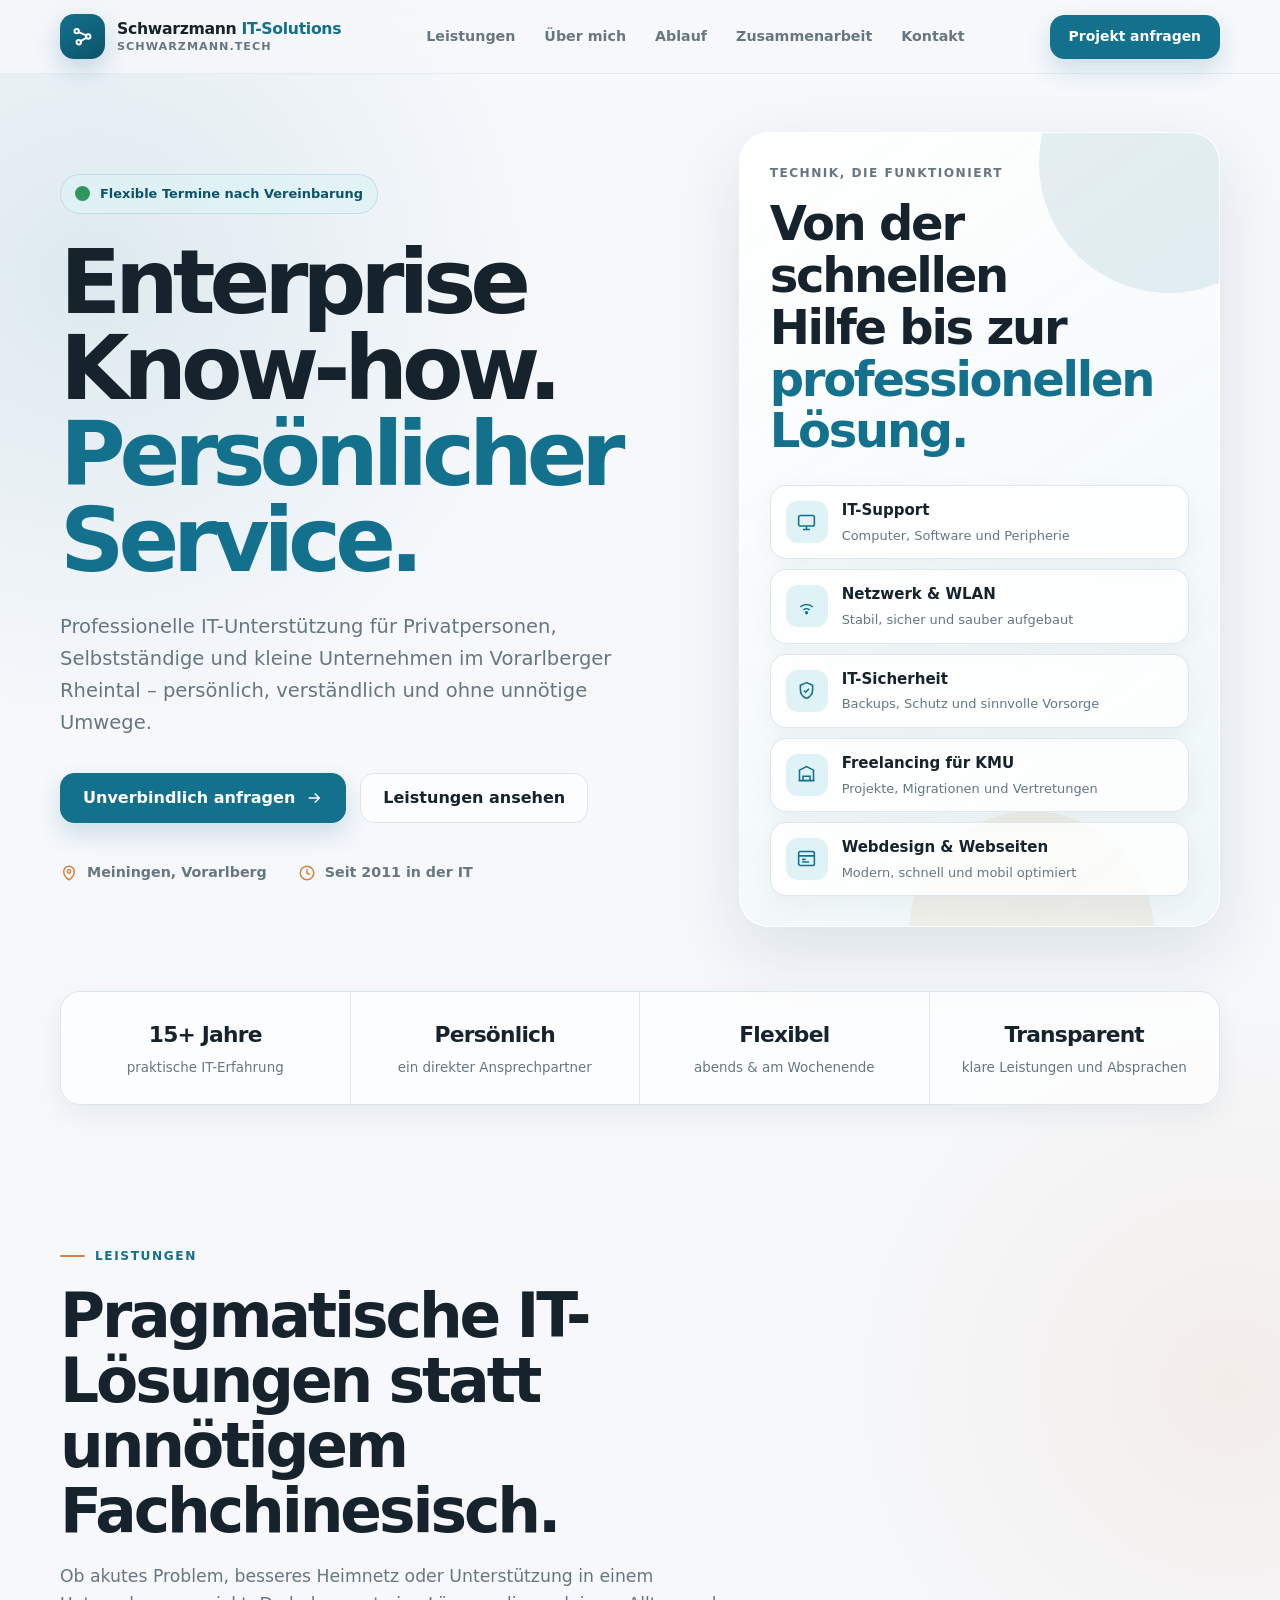
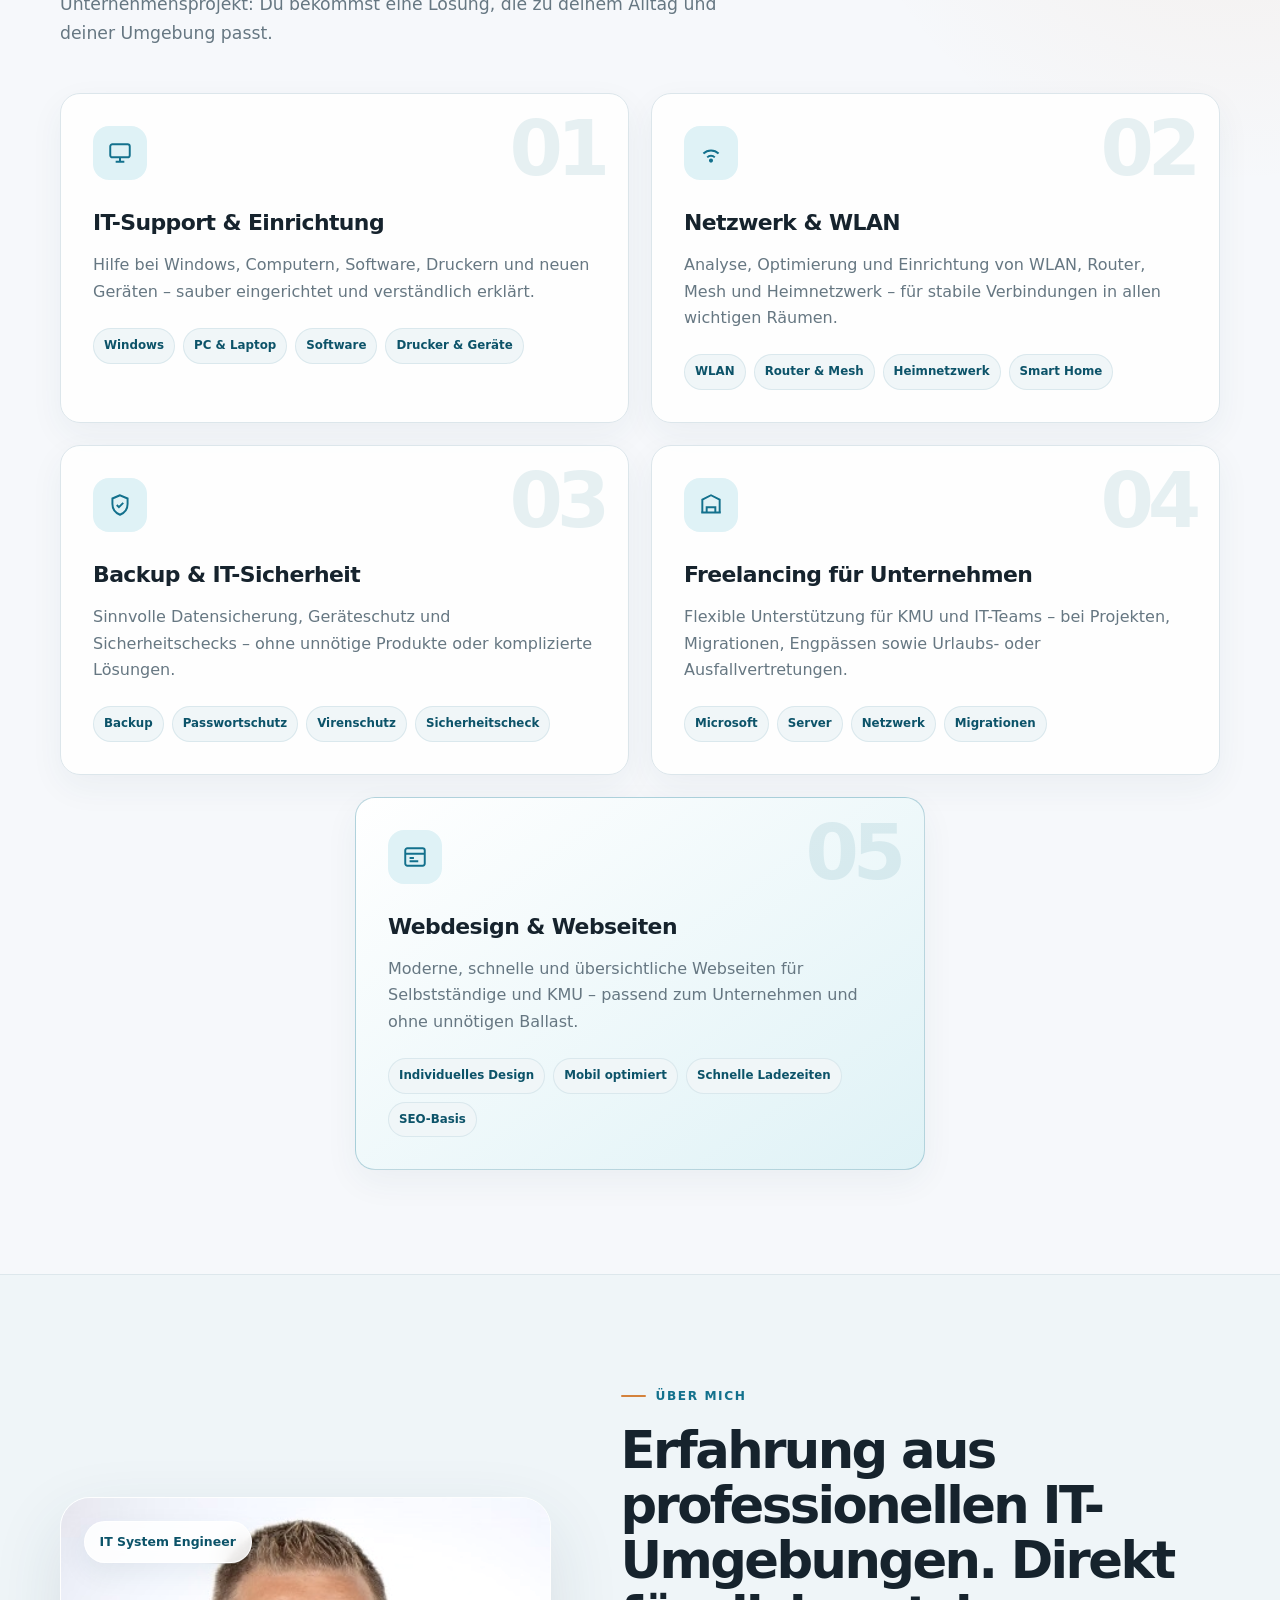
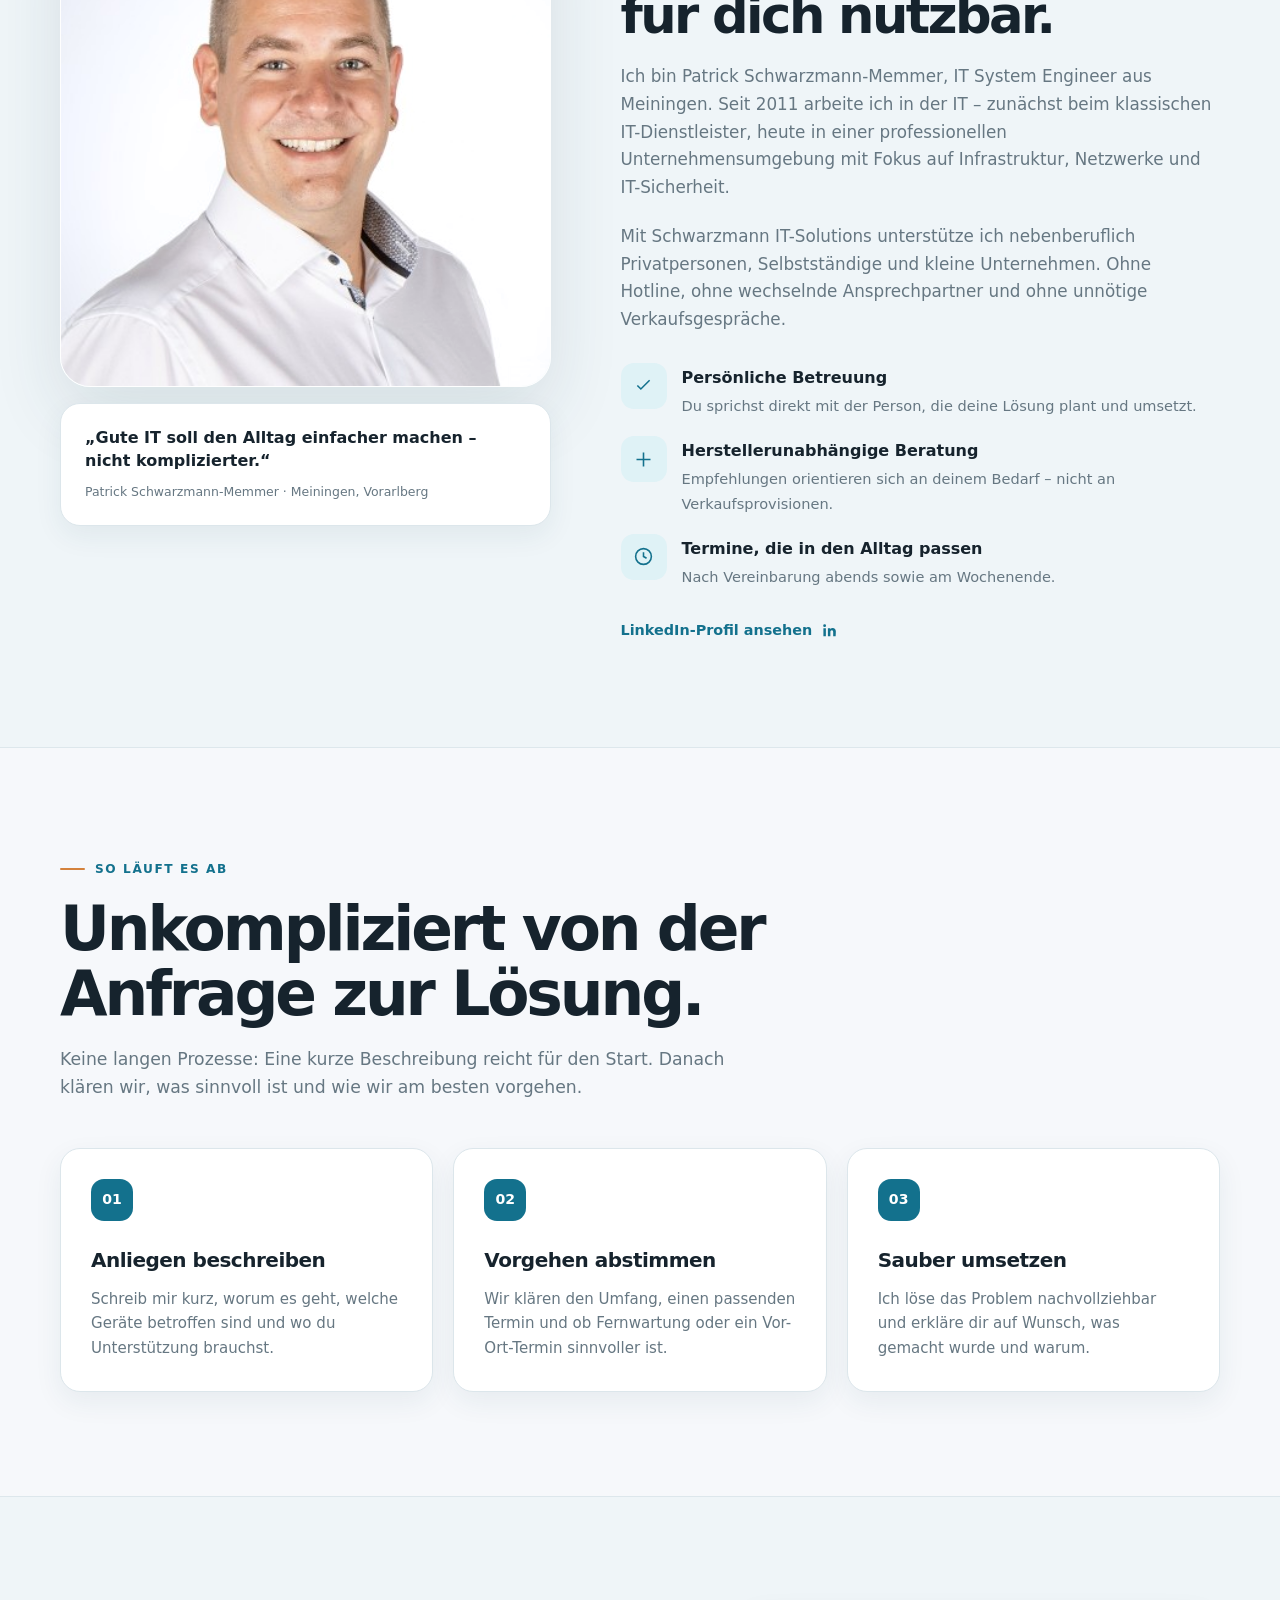
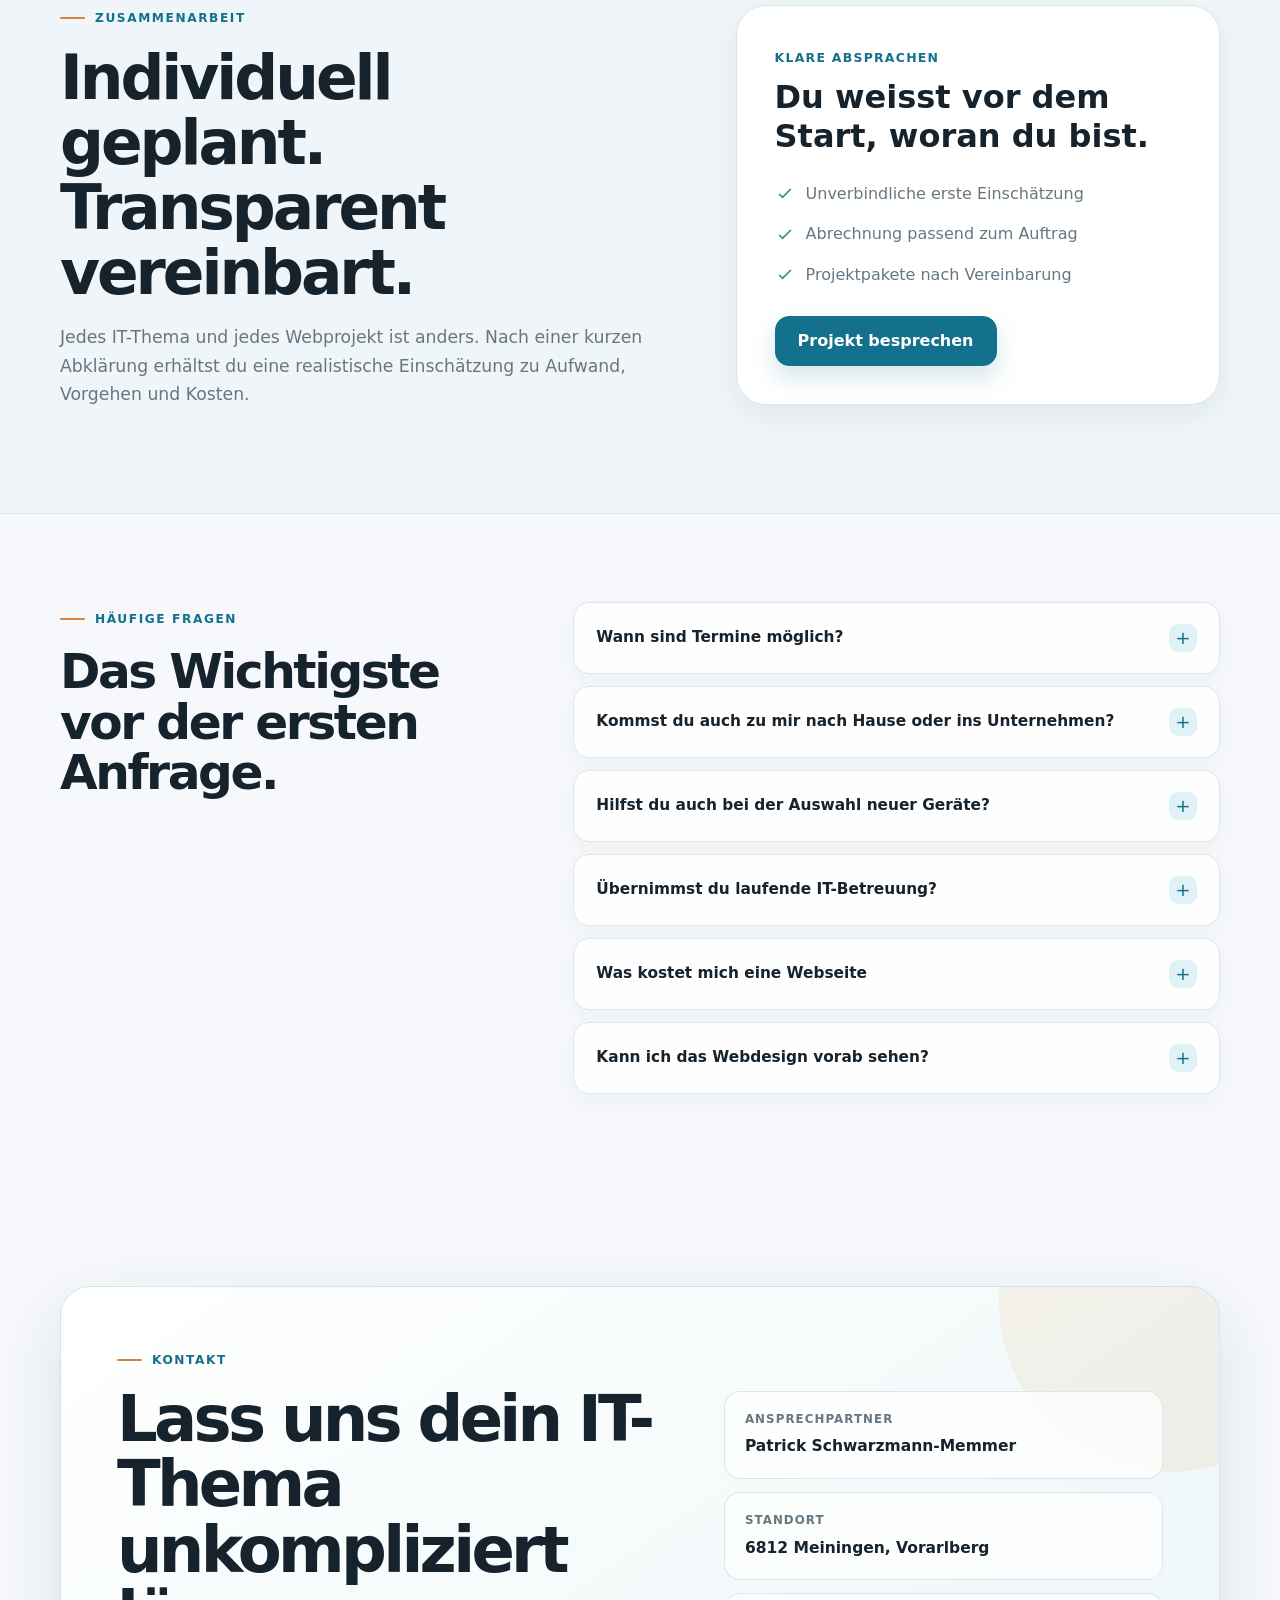
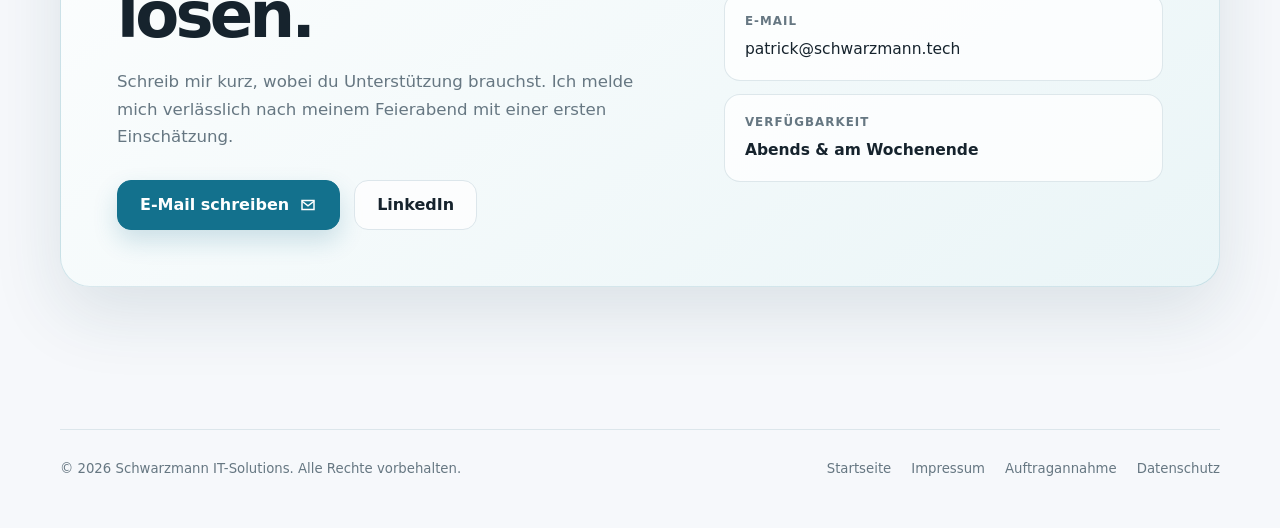
<file: index.html>
<!DOCTYPE html><html lang="de"> <head><meta charset="utf-8"><meta name="viewport" content="width=device-width, initial-scale=1"><title>Schwarzmann IT-Solutions | IT-Support &amp; Webdesign in Vorarlberg</title><meta name="description" content="Persönlicher IT-Support, Netzwerk, IT-Sicherheit und modernes Webdesign für Privatpersonen, Selbstständige und KMU im Vorarlberger Rheintal."><meta name="author" content="Patrick Schwarzmann-Memmer"><meta name="robots" content="index,follow"><meta name="theme-color" content="#f6f8fb"><link rel="canonical" href="https://schwarzmann.tech/"><link rel="icon" href="/favicon.png" sizes="any"><link rel="icon" type="image/png" sizes="32x32" href="/favicon.png"><link rel="apple-touch-icon" href="/Logo_Icon.png"><meta property="og:type" content="website"><meta property="og:locale" content="de_AT"><meta property="og:title" content="Schwarzmann IT-Solutions | IT-Support &#38; Webdesign in Vorarlberg"><meta property="og:description" content="Persönlicher IT-Support, Netzwerk, IT-Sicherheit und modernes Webdesign für Privatpersonen, Selbstständige und KMU im Vorarlberger Rheintal."><meta property="og:url" content="https://schwarzmann.tech/"><script type="application/ld+json">{"@context":"https://schema.org","@type":"ProfessionalService","name":"Schwarzmann IT-Solutions","legalName":"Patrick Schwarzmann-Memmer","url":"https://schwarzmann.tech","email":"patrick@schwarzmann.tech","description":"Persönlicher IT-Support, Webdesign, Beratung und Freelancing für Privatpersonen und Unternehmen.","founder":{"@type":"Person","name":"Patrick Schwarzmann-Memmer","jobTitle":"IT System Engineer"},"address":{"@type":"PostalAddress","streetAddress":"Scheidgasse 12b","postalCode":"6812","addressLocality":"Meiningen","addressRegion":"Vorarlberg","addressCountry":"AT"},"identifier":{"@type":"PropertyValue","propertyID":"GISA","value":"37375003"},"sameAs":["https://www.linkedin.com/in/patrick-schwarzmann-memmer-a4ba1a178"],"areaServed":["Meiningen","Feldkirch","Vorarlberger Rheintal"]}</script><link rel="stylesheet" href="/_astro/index.BoMJyN4E.css"></head> <body>   <header class="site-header"> <div class="container nav"> <a class="brand" href="#top" aria-label="Schwarzmann IT-Solutions – Startseite"> <span class="brand-mark" aria-hidden="true"> <svg viewBox="0 0 24 24" fill="none" stroke="currentColor" stroke-width="1.9" stroke-linecap="round" stroke-linejoin="round"> <circle cx="6.4" cy="6.8" r="2.1"></circle> <circle cx="17.5" cy="12" r="2.1"></circle> <circle cx="8.4" cy="17.5" r="2.1"></circle> <path d="M8.3 7.8 15.6 11"></path> <path d="M10.2 16.4 15.7 13.2"></path> </svg> </span> <span class="brand-copy"> <strong>Schwarzmann <span class="brand-accent">IT-Solutions</span></strong> <span class="brand-domain">schwarzmann.tech</span> </span> </a> <nav aria-label="Hauptnavigation"> <button class="menu-button" type="button" aria-label="Navigation öffnen" aria-expanded="false"> <svg viewBox="0 0 24 24" fill="none" stroke="currentColor" stroke-width="2" stroke-linecap="round"> <path d="M4 7h16M4 12h16M4 17h16"></path> </svg> </button> <ul class="nav-links"> <li><a href="#leistungen">Leistungen</a></li> <li><a href="#ueber-mich">Über mich</a></li> <li><a href="#ablauf">Ablauf</a></li> <li><a href="#zusammenarbeit">Zusammenarbeit</a></li> <li><a href="#kontakt">Kontakt</a></li> </ul> </nav> <a class="nav-cta" href="#kontakt">Projekt anfragen</a> </div> </header> <main id="top"><section class="hero"> <div class="container hero-grid"> <div class="reveal"> <div class="availability"> <span class="availability-dot"></span>
Flexible Termine nach Vereinbarung
</div> <h1>
Enterprise Know-how.<br> <span>Persönlicher Service.</span> </h1> <p class="hero-copy">
Professionelle IT-Unterstützung für Privatpersonen, Selbstständige und kleine Unternehmen
            im Vorarlberger Rheintal – persönlich, verständlich und ohne unnötige Umwege.
</p> <div class="hero-actions"> <a class="button js-mail-link" href="#kontakt">
Unverbindlich anfragen
<svg viewBox="0 0 24 24" fill="none" stroke="currentColor" stroke-width="2"> <path d="M5 12h14M13 6l6 6-6 6"></path> </svg> </a> <a class="button button-secondary" href="#leistungen">Leistungen ansehen</a> </div> <div class="hero-meta"> <span> <svg viewBox="0 0 24 24" fill="none" stroke="currentColor" stroke-width="2"> <path d="M12 21s7-4.2 7-11a7 7 0 1 0-14 0c0 6.8 7 11 7 11Z"></path> <circle cx="12" cy="10" r="2.2"></circle> </svg>
Meiningen, Vorarlberg
</span> <span> <svg viewBox="0 0 24 24" fill="none" stroke="currentColor" stroke-width="2"> <circle cx="12" cy="12" r="9"></circle> <path d="M12 7v5l3.5 2"></path> </svg>
Seit 2011 in der IT
</span> </div> </div> <aside class="hero-card reveal" aria-label="Leistungsschwerpunkte"> <div class="card-kicker">Technik, die funktioniert</div> <h2>Von der schnellen Hilfe bis zur <span>professionellen Lösung.</span></h2> <div class="solution-list"> <div class="solution-item"> <span class="solution-icon"> <svg viewBox="0 0 24 24" fill="none" stroke="currentColor" stroke-width="1.8"> <rect x="3" y="4" width="18" height="12" rx="2"></rect> <path d="M8 20h8M12 16v4"></path> </svg> </span> <div> <strong>IT-Support</strong> <span>Computer, Software und Peripherie</span> </div> </div> <div class="solution-item"> <span class="solution-icon"> <svg viewBox="0 0 24 24" fill="none" stroke="currentColor" stroke-width="1.8"> <path d="M5 12.5a10 10 0 0 1 14 0M8.5 16a5 5 0 0 1 7 0"></path> <circle cx="12" cy="19" r="1"></circle> </svg> </span> <div> <strong>Netzwerk & WLAN</strong> <span>Stabil, sicher und sauber aufgebaut</span> </div> </div> <div class="solution-item"> <span class="solution-icon"> <svg viewBox="0 0 24 24" fill="none" stroke="currentColor" stroke-width="1.8"> <path d="M12 3 5 6v5c0 4.8 2.8 8.2 7 10 4.2-1.8 7-5.2 7-10V6l-7-3Z"></path> <path d="m9 12 2 2 4-4"></path> </svg> </span> <div> <strong>IT-Sicherheit</strong> <span>Backups, Schutz und sinnvolle Vorsorge</span> </div> </div> <div class="solution-item"> <span class="solution-icon"> <svg viewBox="0 0 24 24" fill="none" stroke="currentColor" stroke-width="1.8"> <path d="M4 19V7l8-4 8 4v12"></path> <path d="M8 19v-5h8v5M3 19h18"></path> </svg> </span> <div> <strong>Freelancing für KMU</strong> <span>Projekte, Migrationen und Vertretungen</span> </div> </div> <div class="solution-item"> <span class="solution-icon"> <svg viewBox="0 0 24 24" fill="none" stroke="currentColor" stroke-width="1.8"> <rect x="3" y="4" width="18" height="16" rx="2"></rect> <path d="M3 9h18M7 6.5h.01M10 6.5h.01M7 13h4M7 16h8"></path> </svg> </span> <div> <strong>Webdesign & Webseiten</strong> <span>Modern, schnell und mobil optimiert</span> </div> </div> </div> </aside> </div> </section> <section class="trust-bar" aria-label="Vorteile"> <div class="container"> <div class="trust-grid reveal"> <div class="trust-item"> <strong>15+ Jahre</strong> <span>praktische IT-Erfahrung</span> </div> <div class="trust-item"> <strong>Persönlich</strong> <span>ein direkter Ansprechpartner</span> </div> <div class="trust-item"> <strong>Flexibel</strong> <span>abends & am Wochenende</span> </div> <div class="trust-item"> <strong>Transparent</strong> <span>klare Leistungen und Absprachen</span> </div> </div> </div> </section> <section class="section" id="leistungen"> <div class="container"> <div class="section-heading reveal"> <div class="eyebrow">Leistungen</div> <h2>Pragmatische IT-Lösungen statt unnötigem Fachchinesisch.</h2> <p>
Ob akutes Problem, besseres Heimnetz oder Unterstützung in einem Unternehmensprojekt:
            Du bekommst eine Lösung, die zu deinem Alltag und deiner Umgebung passt.
</p> </div> <div class="services-grid"> <article class="service-card reveal"> <span class="service-number">01</span> <div class="service-icon"> <svg viewBox="0 0 24 24" fill="none" stroke="currentColor" stroke-width="1.8"> <rect x="3" y="4" width="18" height="12" rx="2"></rect> <path d="M8 20h8M12 16v4"></path> </svg> </div> <h3>IT-Support & Einrichtung</h3> <p>
Hilfe bei Windows, Computern, Software, Druckern und neuen Geräten – sauber eingerichtet
              und verständlich erklärt.
</p> <div class="tag-row"> <span>Windows</span> <span>PC & Laptop</span> <span>Software</span> <span>Drucker & Geräte</span> </div> </article> <article class="service-card reveal"> <span class="service-number">02</span> <div class="service-icon"> <svg viewBox="0 0 24 24" fill="none" stroke="currentColor" stroke-width="1.8"> <path d="M5 12.5a10 10 0 0 1 14 0M8.5 16a5 5 0 0 1 7 0"></path> <circle cx="12" cy="19" r="1"></circle> </svg> </div> <h3>Netzwerk & WLAN</h3> <p>
Analyse, Optimierung und Einrichtung von WLAN, Router, Mesh und Heimnetzwerk – für
              stabile Verbindungen in allen wichtigen Räumen.
</p> <div class="tag-row"> <span>WLAN</span> <span>Router & Mesh</span> <span>Heimnetzwerk</span> <span>Smart Home</span> </div> </article> <article class="service-card reveal"> <span class="service-number">03</span> <div class="service-icon"> <svg viewBox="0 0 24 24" fill="none" stroke="currentColor" stroke-width="1.8"> <path d="M12 3 5 6v5c0 4.8 2.8 8.2 7 10 4.2-1.8 7-5.2 7-10V6l-7-3Z"></path> <path d="m9 12 2 2 4-4"></path> </svg> </div> <h3>Backup & IT-Sicherheit</h3> <p>
Sinnvolle Datensicherung, Geräteschutz und Sicherheitschecks – ohne unnötige Produkte
              oder komplizierte Lösungen.
</p> <div class="tag-row"> <span>Backup</span> <span>Passwortschutz</span> <span>Virenschutz</span> <span>Sicherheitscheck</span> </div> </article> <article class="service-card reveal"> <span class="service-number">04</span> <div class="service-icon"> <svg viewBox="0 0 24 24" fill="none" stroke="currentColor" stroke-width="1.8"> <path d="M4 19V7l8-4 8 4v12"></path> <path d="M8 19v-5h8v5M3 19h18"></path> </svg> </div> <h3>Freelancing für Unternehmen</h3> <p>
Flexible Unterstützung für KMU und IT-Teams – bei Projekten, Migrationen, Engpässen
              sowie Urlaubs- oder Ausfallvertretungen.
</p> <div class="tag-row"> <span>Microsoft</span> <span>Server</span> <span>Netzwerk</span> <span>Migrationen</span> </div> </article> <article class="service-card service-card-web reveal"> <span class="service-number">05</span> <div class="service-icon"> <svg viewBox="0 0 24 24" fill="none" stroke="currentColor" stroke-width="1.8"> <rect x="3" y="4" width="18" height="16" rx="2"></rect> <path d="M3 9h18M7 6.5h.01M10 6.5h.01M7 13h4M7 16h8"></path> </svg> </div> <h3>Webdesign & Webseiten</h3> <p>Moderne, schnelle und übersichtliche Webseiten für Selbstständige und KMU – passend zum Unternehmen und ohne unnötigen Ballast.</p> <div class="tag-row"> <span>Individuelles Design</span> <span>Mobil optimiert</span> <span>Schnelle Ladezeiten</span> <span>SEO-Basis</span> </div> </article> </div> </div> </section> <section class="section section-soft" id="ueber-mich"> <div class="container about-grid"> <figure class="about-visual reveal"> <img class="about-photo" src="/patrick-schwarzmann-memmer.jpg" alt="Patrick Schwarzmann-Memmer, IT System Engineer und Gründer von Schwarzmann IT-Solutions" width="400" height="400" loading="lazy" decoding="async"> <div class="about-badge">IT System Engineer</div> <figcaption class="about-quote"> <p>„Gute IT soll den Alltag einfacher machen – nicht komplizierter.“</p> <span>Patrick Schwarzmann-Memmer · Meiningen, Vorarlberg</span> </figcaption> </figure> <div class="about-content reveal"> <div class="eyebrow">Über mich</div> <h2>Erfahrung aus professionellen IT-Umgebungen. Direkt für dich nutzbar.</h2> <p>
Ich bin Patrick Schwarzmann-Memmer, IT System Engineer aus Meiningen. Seit 2011 arbeite
            ich in der IT – zunächst beim klassischen IT-Dienstleister, heute in einer professionellen
            Unternehmensumgebung mit Fokus auf Infrastruktur, Netzwerke und IT-Sicherheit.
</p> <p>
Mit Schwarzmann IT-Solutions unterstütze ich nebenberuflich Privatpersonen, Selbstständige
            und kleine Unternehmen. Ohne Hotline, ohne wechselnde Ansprechpartner und ohne unnötige
            Verkaufsgespräche.
</p> <ul class="about-list"> <li> <span class="about-list-icon"> <svg viewBox="0 0 24 24" fill="none" stroke="currentColor" stroke-width="1.8"> <path d="m5 12 4 4L19 6"></path> </svg> </span> <div> <strong>Persönliche Betreuung</strong> <span>Du sprichst direkt mit der Person, die deine Lösung plant und umsetzt.</span> </div> </li> <li> <span class="about-list-icon"> <svg viewBox="0 0 24 24" fill="none" stroke="currentColor" stroke-width="1.8"> <path d="M4 12h16M12 4v16"></path> </svg> </span> <div> <strong>Herstellerunabhängige Beratung</strong> <span>Empfehlungen orientieren sich an deinem Bedarf – nicht an Verkaufsprovisionen.</span> </div> </li> <li> <span class="about-list-icon"> <svg viewBox="0 0 24 24" fill="none" stroke="currentColor" stroke-width="1.8"> <circle cx="12" cy="12" r="9"></circle> <path d="M12 7v5l3.5 2"></path> </svg> </span> <div> <strong>Termine, die in den Alltag passen</strong> <span>Nach Vereinbarung abends sowie am Wochenende.</span> </div> </li> </ul> <a class="linkedin-link" href="https://www.linkedin.com/in/patrick-schwarzmann-memmer-a4ba1a178" target="_blank" rel="noopener noreferrer">
LinkedIn-Profil ansehen
<svg viewBox="0 0 24 24" fill="currentColor" aria-hidden="true"> <path d="M6.5 8.2H3.2V19h3.3V8.2ZM4.85 3A1.9 1.9 0 1 0 4.8 6.8 1.9 1.9 0 0 0 4.85 3ZM19.8 12.8c0-3.3-1.75-4.85-4.1-4.85a3.55 3.55 0 0 0-3.2 1.76V8.2H9.2V19h3.3v-5.35c0-1.4.26-2.76 2-2.76 1.72 0 1.74 1.61 1.74 2.85V19h3.3l.26-6.2Z"></path> </svg> </a> </div> </div> </section> <section class="section" id="ablauf"> <div class="container"> <div class="section-heading reveal"> <div class="eyebrow">So läuft es ab</div> <h2>Unkompliziert von der Anfrage zur Lösung.</h2> <p>
Keine langen Prozesse: Eine kurze Beschreibung reicht für den Start. Danach klären wir,
            was sinnvoll ist und wie wir am besten vorgehen.
</p> </div> <div class="process-grid"> <article class="process-card reveal"> <div class="process-step">01</div> <h3>Anliegen beschreiben</h3> <p>Schreib mir kurz, worum es geht, welche Geräte betroffen sind und wo du Unterstützung brauchst.</p> </article> <article class="process-card reveal"> <div class="process-step">02</div> <h3>Vorgehen abstimmen</h3> <p>Wir klären den Umfang, einen passenden Termin und ob Fernwartung oder ein Vor-Ort-Termin sinnvoller ist.</p> </article> <article class="process-card reveal"> <div class="process-step">03</div> <h3>Sauber umsetzen</h3> <p>Ich löse das Problem nachvollziehbar und erkläre dir auf Wunsch, was gemacht wurde und warum.</p> </article> </div> </div> </section> <section class="section section-soft" id="zusammenarbeit"> <div class="container collaboration-grid"> <div class="section-heading reveal"> <div class="eyebrow">Zusammenarbeit</div> <h2>Individuell geplant. Transparent vereinbart.</h2> <p>Jedes IT-Thema und jedes Webprojekt ist anders. Nach einer kurzen Abklärung erhältst du eine realistische Einschätzung zu Aufwand, Vorgehen und Kosten.</p> </div> <div class="collaboration-card reveal"> <div> <span class="collaboration-label">Klare Absprachen</span> <h3>Du weisst vor dem Start, woran du bist.</h3> </div> <ul class="price-features"> <li><svg viewBox="0 0 24 24" fill="none" stroke="currentColor" stroke-width="2"><path d="m5 12 4 4L19 6"></path></svg>Unverbindliche erste Einschätzung</li> <li><svg viewBox="0 0 24 24" fill="none" stroke="currentColor" stroke-width="2"><path d="m5 12 4 4L19 6"></path></svg>Abrechnung passend zum Auftrag</li> <li><svg viewBox="0 0 24 24" fill="none" stroke="currentColor" stroke-width="2"><path d="m5 12 4 4L19 6"></path></svg>Projektpakete nach Vereinbarung</li> </ul> <a class="button" href="#kontakt">Projekt besprechen</a> </div> </div> </section> <section class="section" id="faq"> <div class="container"> <div class="section-heading reveal"> <div class="eyebrow">Häufige Fragen</div> <h2>Das Wichtigste vor der ersten Anfrage.</h2> </div> <div class="faq-list"> <details class="reveal"> <summary>Wann sind Termine möglich?</summary> <p>
In der Regel nach Feierabend ab etwa 19:00 Uhr sowie am Wochenende. Den konkreten Termin
              stimmen wir individuell ab.
</p> </details> <details class="reveal"> <summary>Kommst du auch zu mir nach Hause oder ins Unternehmen?</summary> <p>
Ja. Vor-Ort-Termine sind in ganz Vorarlberg nach Vereinbarung möglich.
              Flexibler lassen sich alternativ Probleme auch per Fernwartung lösen.
</p> </details> <details class="reveal"> <summary>Hilfst du auch bei der Auswahl neuer Geräte?</summary> <p>
Ja. Ich unterstütze bei der unabhängigen Auswahl von Computern, Netzwerkkomponenten,
              Backup-Lösungen und weiterer IT-Ausstattung.
</p> </details> <details class="reveal"> <summary>Übernimmst du laufende IT-Betreuung?</summary> <p>
Für kleinere Unternehmen sind wiederkehrende Einsätze und individuell vereinbarte
              Unterstützungsmodelle möglich. Eine klassische 24/7-Bereitschaft wird nicht angeboten.
</p> </details> <details class="reveal"> <summary>Was kostet mich eine Webseite</summary> <p>
Der Preis richtet sich nach dem Umfang und den Anforderungen deines Projekts.
                  Nach einer kurzen unverbindlichen Abklärung erhältst du eine transparente
                  Einschätzung. So bezahlst du nur für das, was deine Webseite wirklich braucht.
</p> </details> <details class="reveal"> <summary>Kann ich das Webdesign vorab sehen?</summary> <p>
Ja. Für dein Projekt erstelle ich kostenlos und unverbindlich eine erste Design-Demo. 
               Sie zeigt den möglichen Grundstil, die Farben und den Aufbau deiner neuen Webseite. 
               So kannst du dir bereits vor der Auftragserteilung ein konkretes Bild vom Ergebnis machen.
</p> </details> </div> </div> </section> <section class="section" id="kontakt"> <div class="container"> <div class="contact-panel reveal"> <div class="contact-copy"> <div class="eyebrow">Kontakt</div> <h2>Lass uns dein IT-Thema unkompliziert lösen.</h2> <p>
Schreib mir kurz, wobei du Unterstützung brauchst. Ich melde mich verlässlich nach
              meinem Feierabend mit einer ersten Einschätzung.
</p> <div class="contact-actions"> <a class="button js-mail-link" href="#">
E-Mail schreiben
<svg viewBox="0 0 24 24" fill="none" stroke="currentColor" stroke-width="2"> <path d="M4 6h16v12H4z"></path> <path d="m4 7 8 6 8-6"></path> </svg> </a> <a class="button button-secondary" href="https://www.linkedin.com/in/patrick-schwarzmann-memmer-a4ba1a178" target="_blank" rel="noopener noreferrer">
LinkedIn
</a> </div> </div> <div class="contact-details"> <div class="contact-item"> <span>Ansprechpartner</span> <strong>Patrick Schwarzmann-Memmer</strong> </div> <div class="contact-item"> <span>Standort</span> <strong>6812 Meiningen, Vorarlberg</strong> </div> <div class="contact-item"> <span>E-Mail</span> <a class="js-mail-link js-mail-text" href="#">E-Mail-Adresse anzeigen</a> </div> <div class="contact-item"> <span>Verfügbarkeit</span> <strong>Abends & am Wochenende</strong> </div> </div> </div> </div> </section></main> <footer class="site-footer"> <div class="container footer-grid"> <p>© 2026 Schwarzmann IT-Solutions. Alle Rechte vorbehalten.</p> <nav class="footer-links" aria-label="Footer-Navigation"> <a href="/">Startseite</a> <a href="/impressum.html">Impressum</a> <a href="/auftragannahme.html" title="Formular zur Auftragannahme">Auftragannahme</a> <a href="/datenschutz.html">Datenschutz</a> </nav> </div> </footer>  </body></html> <script type="module">const t=document.querySelector(".menu-button"),n=document.querySelector(".nav-links");t&&n&&(t.addEventListener("click",()=>{const e=n.classList.toggle("open");t.setAttribute("aria-expanded",String(e)),t.setAttribute("aria-label",e?"Navigation schliessen":"Navigation öffnen")}),n.querySelectorAll("a").forEach(e=>e.addEventListener("click",()=>{n.classList.remove("open"),t.setAttribute("aria-expanded","false")})));const a=["patrick","schwarzmann.tech"].join("@");document.querySelectorAll(".js-mail-link").forEach(e=>e.href="mailto:"+a+"?subject=Unverbindliche%20Anfrage");document.querySelectorAll(".js-mail-text").forEach(e=>e.textContent=a);const i=document.querySelectorAll(".reveal");if(window.matchMedia("(prefers-reduced-motion: reduce)").matches||!("IntersectionObserver"in window))i.forEach(e=>e.classList.add("visible"));else{const e=new IntersectionObserver((r,c)=>r.forEach(s=>{s.isIntersecting&&(s.target.classList.add("visible"),c.unobserve(s.target))}),{threshold:.12});i.forEach(r=>e.observe(r))}</script>
</file>
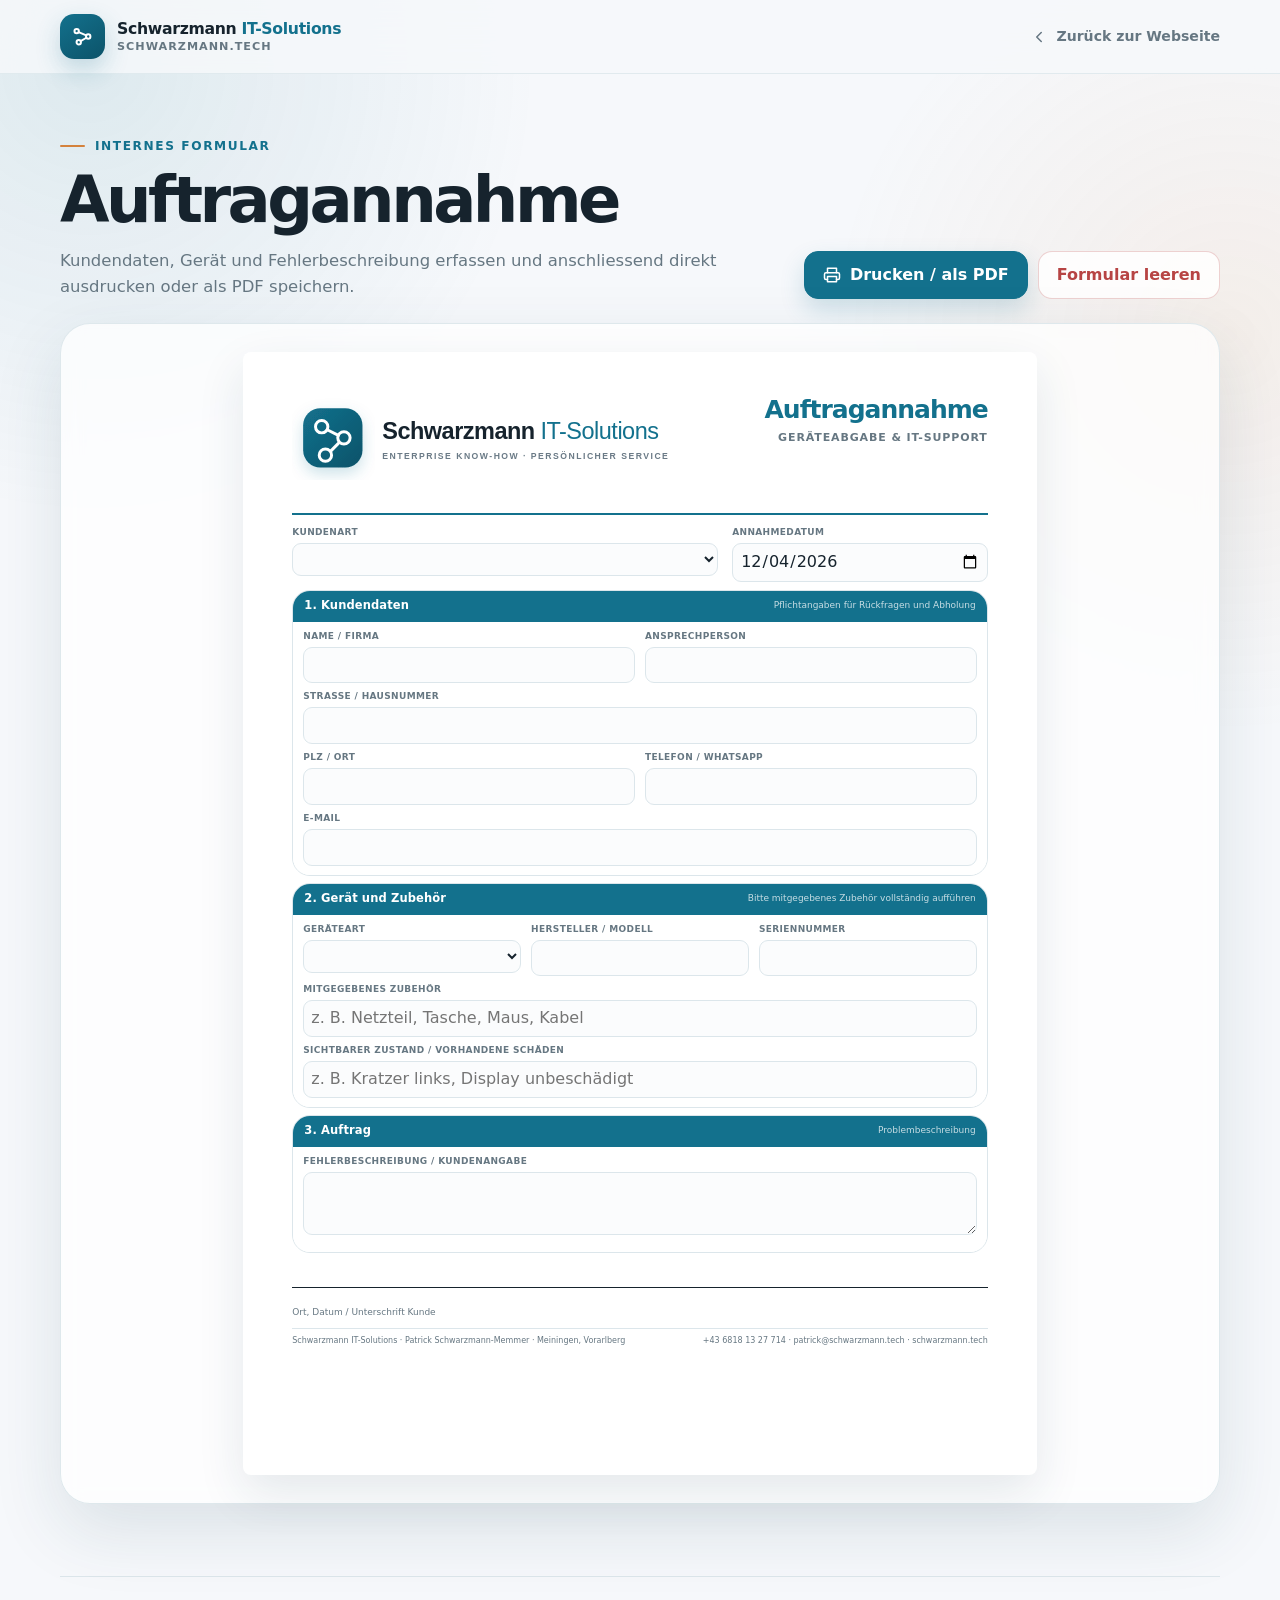
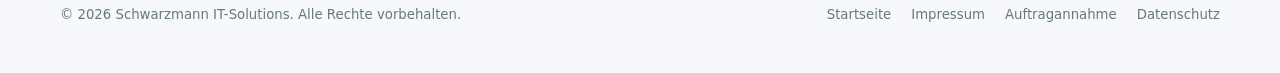
<file: auftragannahme.html>
<!DOCTYPE html><html lang="de"> <head><meta charset="utf-8"><meta name="viewport" content="width=device-width, initial-scale=1"><title>Auftragannahme | Schwarzmann IT-Solutions</title><meta name="description" content="Formular zur Auftragannahme für Schwarzmann IT-Solutions."><meta name="author" content="Patrick Schwarzmann-Memmer"><meta name="robots" content="noindex,follow"><meta name="theme-color" content="#f6f8fb"><link rel="canonical" href="https://schwarzmann.tech/auftragannahme.html"><link rel="icon" href="/favicon.png" sizes="any"><link rel="icon" type="image/png" sizes="32x32" href="/favicon.png"><link rel="apple-touch-icon" href="/Logo_Icon.png"><meta property="og:type" content="website"><meta property="og:locale" content="de_AT"><meta property="og:title" content="Auftragannahme | Schwarzmann IT-Solutions"><meta property="og:description" content="Formular zur Auftragannahme für Schwarzmann IT-Solutions."><meta property="og:url" content="https://schwarzmann.tech/auftragannahme.html"><link rel="stylesheet" href="/_astro/auftragannahme.D76xLOwV.css"></head> <body>  <header class="site-header"> <div class="container header-inner"> <a class="brand" href="/" aria-label="Schwarzmann IT-Solutions – Startseite"> <span class="brand-mark" aria-hidden="true"> <svg viewBox="0 0 24 24" fill="none" stroke="currentColor" stroke-width="1.9" stroke-linecap="round" stroke-linejoin="round"> <circle cx="6.4" cy="6.8" r="2.1"></circle> <circle cx="17.5" cy="12" r="2.1"></circle> <circle cx="8.4" cy="17.5" r="2.1"></circle> <path d="M8.3 7.8 15.6 11"></path> <path d="M10.2 16.4 15.7 13.2"></path> </svg> </span> <span class="brand-copy"> <strong>Schwarzmann <span class="brand-accent">IT-Solutions</span></strong> <span class="brand-domain">schwarzmann.tech</span> </span> </a> <a class="header-back" href="/"> <svg viewBox="0 0 24 24" fill="none" stroke="currentColor" stroke-width="2" stroke-linecap="round" stroke-linejoin="round" aria-hidden="true"> <path d="m15 18-6-6 6-6"></path> </svg>
Zurück zur Webseite
</a> </div> </header> <main><div class="container"> <section class="page-intro" aria-labelledby="page-title"> <div class="page-intro-copy"> <div class="eyebrow">Internes Formular</div> <h1 id="page-title">Auftragannahme</h1> <p>
Kundendaten, Gerät und Fehlerbeschreibung erfassen und anschliessend direkt ausdrucken
            oder als PDF speichern.
</p> </div> <div class="form-actions" aria-label="Formularaktionen"> <button class="button" type="button" onclick="preparePrint()"> <svg viewBox="0 0 24 24" fill="none" stroke="currentColor" stroke-width="2" stroke-linecap="round" stroke-linejoin="round" aria-hidden="true"> <path d="M6 9V3h12v6"></path> <path d="M6 18H4a2 2 0 0 1-2-2v-5a2 2 0 0 1 2-2h16a2 2 0 0 1 2 2v5a2 2 0 0 1-2 2h-2"></path> <rect x="6" y="14" width="12" height="7"></rect> </svg>
Drucken / als PDF
</button> <button class="button button-secondary" type="button" onclick="clearForm()">
Formular leeren
</button> </div> </section> <div class="form-frame"> <form autocomplete="off" class="page form-sheet" id="orderForm"> <header class="header"> <div> <img alt="Schwarzmann IT-Solutions" class="logo" src="/logo-schwarzmann-it-solutions.svg"> </div> <div class="document-title"> <h1>Auftragannahme</h1> <p>Geräteabgabe &amp; IT-Support</p> </div> </header> <div class="intro"> <div class="field"> <label for="customerType">Kundenart</label> <select id="customerType" name="customerType"> <option value=""></option> <option>Privatkunde</option> <option>Geschäftskunde</option> </select> </div> <div class="field"> <label for="date">Annahmedatum</label> <input id="date" name="date" type="date"> </div> </div> <section class="section"> <div class="section-title"> <h2>1. Kundendaten</h2> <small>Pflichtangaben für Rückfragen und Abholung</small> </div> <div class="section-body grid cols-2"> <div class="field"> <label for="customerName">Name / Firma</label> <input id="customerName" name="customerName" type="text"> </div> <div class="field"> <label for="contactPerson">Ansprechperson</label> <input id="contactPerson" name="contactPerson" type="text"> </div> <div class="field span-2"> <label for="address">Strasse / Hausnummer</label> <input id="address" name="address" type="text"> </div> <div class="field"> <label for="zipCity">PLZ / Ort</label> <input id="zipCity" name="zipCity" type="text"> </div> <div class="field"> <label for="phone">Telefon / WhatsApp</label> <input id="phone" name="phone" type="tel"> </div> <div class="field span-2"> <label for="email">E-Mail</label> <input id="email" name="email" type="email"> </div> </div> </section> <section class="section"> <div class="section-title"> <h2>2. Gerät und Zubehör</h2> <small>Bitte mitgegebenes Zubehör vollständig aufführen</small> </div> <div class="section-body grid cols-3"> <div class="field"> <label for="deviceType">Geräteart</label> <select id="deviceType" name="deviceType"> <option value=""></option> <option>PC</option> <option>Laptop</option> <option>Tablet</option> <option>Smartphone</option> <option>Drucker</option> <option>Router / Netzwerkgerät</option> <option>Sonstiges</option> </select> </div> <div class="field"> <label for="manufacturer">Hersteller / Modell</label> <input id="manufacturer" name="manufacturer" type="text"> </div> <div class="field"> <label for="serial">Seriennummer</label> <input id="serial" name="serial" type="text"> </div> <div class="field span-3"> <label for="accessories">Mitgegebenes Zubehör</label> <input id="accessories" name="accessories" placeholder="z. B. Netzteil, Tasche, Maus, Kabel" type="text"> </div> <div class="field span-3"> <label for="condition">Sichtbarer Zustand / vorhandene Schäden</label> <input id="condition" name="condition" placeholder="z. B. Kratzer links, Display unbeschädigt" type="text"> </div> </div> </section> <section class="section"><div class="section-title"> <h2>3. Auftrag</h2> <small>Problembeschreibung</small> </div><div class="section-body"><div class="field"><label for="problem">Fehlerbeschreibung / Kundenangabe</label><textarea id="problem" name="problem"></textarea></div></div></section><div class="signature-grid"> <div class="signature">Ort, Datum / Unterschrift Kunde</div> </div> <footer class="footer"> <span>Schwarzmann IT-Solutions · Patrick Schwarzmann-Memmer · Meiningen, Vorarlberg</span> <span>+43 6818 13 27 714 · patrick@schwarzmann.tech · schwarzmann.tech</span> </footer> </form> </div> </div></main> <footer class="site-footer"> <div class="container footer-grid"> <p>© 2026 Schwarzmann IT-Solutions. Alle Rechte vorbehalten.</p> <nav class="footer-links" aria-label="Footer-Navigation"> <a href="/">Startseite</a> <a href="/impressum.html">Impressum</a> <a href="/auftragannahme.html" title="Formular zur Auftragannahme">Auftragannahme</a> <a href="/datenschutz.html">Datenschutz</a> </nav> </div> </footer>  </body></html> <script>
  const form = document.getElementById("orderForm");
  function setDefaults() { const field = document.getElementById("date"); if (field && !field.value) field.value = new Date().toISOString().slice(0, 10); }
  window.clearForm = function () { if (!confirm("Wirklich alle Eingaben löschen?")) return; form.reset(); setDefaults(); };
  window.preparePrint = function () { window.print(); };
  setDefaults();
</script>
</file>
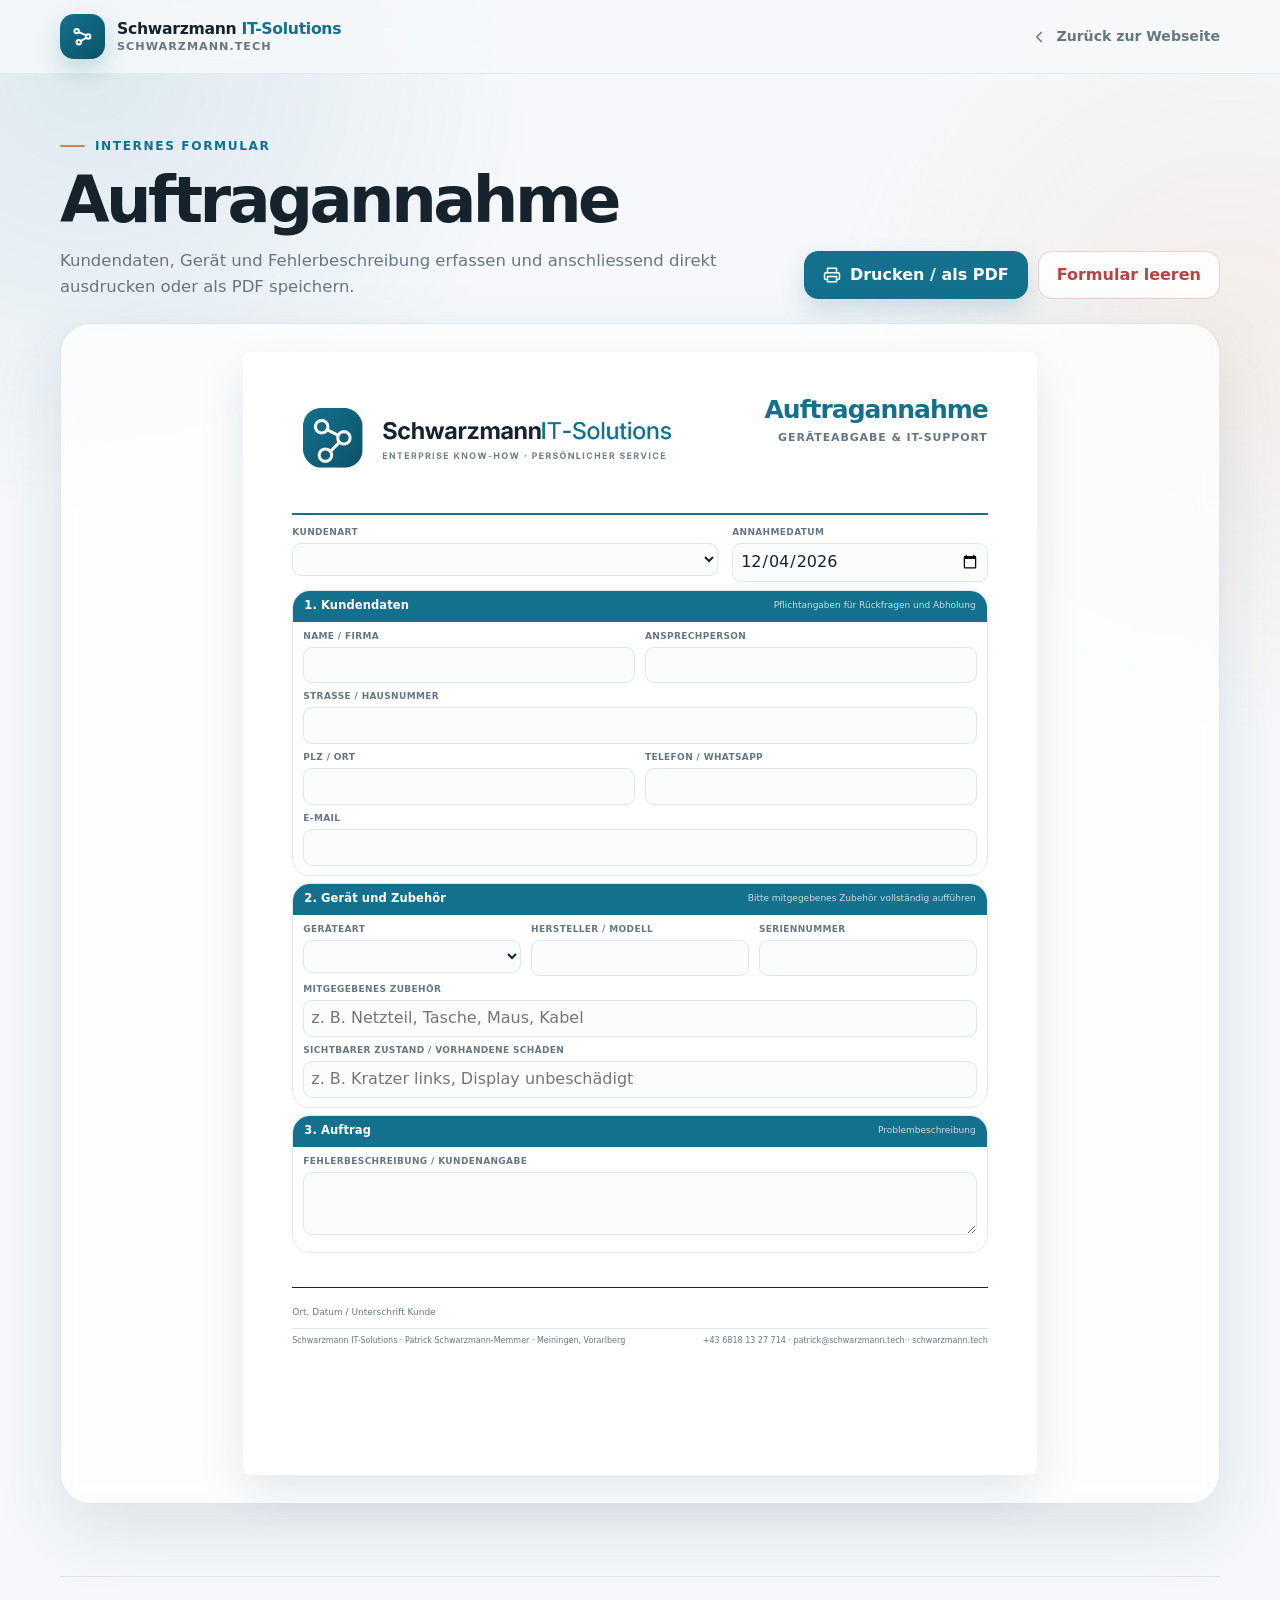
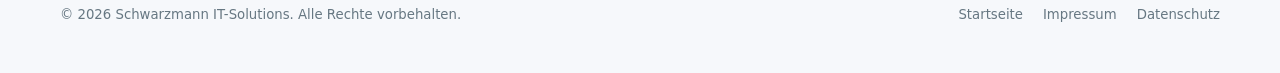
<file: Auftragannahme.html>
<!doctype html>
<html lang="de">
<head>
  <meta charset="utf-8">
  <meta name="viewport" content="width=device-width, initial-scale=1">

  <title>Auftragannahme | Schwarzmann IT-Solutions</title>
  <meta name="description" content="Formular zur Auftragannahme für Schwarzmann IT-Solutions.">
  <meta name="author" content="Patrick Schwarzmann-Memmer">
  <meta name="robots" content="noindex,nofollow">
  <meta name="theme-color" content="#f6f8fb">

  <link rel="icon" href="favicon.png" sizes="any">
  <link rel="icon" type="image/png" sizes="32x32" href="favicon.png">
  <link rel="apple-touch-icon" href="favicon.png">

  <style>
    :root {
      --bg: #f6f8fb;
      --surface: #ffffff;
      --surface-soft: #edf4f7;
      --ink: #16232d;
      --muted: #667782;
      --primary: #13718d;
      --primary-dark: #0c5369;
      --primary-soft: #dff2f6;
      --accent: #d4823c;
      --line: #dce6eb;
      --danger: #b74444;
      --shadow-sm: 0 10px 28px rgba(28, 65, 82, .07);
      --shadow-lg: 0 26px 70px rgba(28, 65, 82, .12);
      --radius-sm: 14px;
      --radius-md: 20px;
      --radius-lg: 30px;
      --container: 1160px;
    }

    * {
      box-sizing: border-box;
      margin: 0;
      padding: 0;
    }

    html {
      background: var(--bg);
    }

    body {
      min-height: 100vh;
      color: var(--ink);
      font-family: Inter, ui-sans-serif, system-ui, -apple-system, BlinkMacSystemFont, "Segoe UI", sans-serif;
      line-height: 1.55;
      background:
        radial-gradient(circle at 7% 4%, rgba(19, 113, 141, .11), transparent 28rem),
        radial-gradient(circle at 96% 20%, rgba(212, 130, 60, .09), transparent 25rem),
        var(--bg);
      -webkit-font-smoothing: antialiased;
      text-rendering: optimizeLegibility;
    }

    button,
    input,
    textarea,
    select {
      font: inherit;
    }

    a {
      color: inherit;
    }

    :focus-visible {
      outline: 3px solid rgba(19, 113, 141, .35);
      outline-offset: 4px;
      border-radius: 6px;
    }

    .container {
      width: min(calc(100% - 40px), var(--container));
      margin-inline: auto;
    }

    .site-header {
      position: sticky;
      z-index: 50;
      top: 0;
      padding: 14px 0;
      background: rgba(246, 248, 251, .84);
      border-bottom: 1px solid rgba(220, 230, 235, .78);
      backdrop-filter: blur(18px);
      -webkit-backdrop-filter: blur(18px);
    }

    .header-inner {
      display: flex;
      align-items: center;
      justify-content: space-between;
      gap: 24px;
    }

    .brand {
      display: inline-flex;
      align-items: center;
      gap: 12px;
      text-decoration: none;
    }

    .brand-mark {
      display: grid;
      width: 45px;
      height: 45px;
      flex: 0 0 45px;
      place-items: center;
      color: #fff;
      background: linear-gradient(145deg, var(--primary), var(--primary-dark));
      border-radius: 14px;
      box-shadow: 0 10px 24px rgba(19, 113, 141, .24);
    }

    .brand-mark svg {
      width: 25px;
      height: 25px;
    }

    .brand-copy {
      display: flex;
      flex-direction: column;
      line-height: 1.1;
    }

    .brand-copy strong {
      font-size: .98rem;
      letter-spacing: -.02em;
    }

    .brand-copy .brand-accent {
      color: var(--primary);
    }

    .brand-domain {
      margin-top: 4px;
      color: var(--muted);
      font-size: .7rem;
      font-weight: 750;
      letter-spacing: .09em;
      text-transform: uppercase;
    }

    .header-back {
      display: inline-flex;
      align-items: center;
      gap: 8px;
      color: var(--muted);
      font-size: .88rem;
      font-weight: 760;
      text-decoration: none;
      transition: color .2s ease;
    }

    .header-back:hover {
      color: var(--primary);
    }

    .header-back svg {
      width: 18px;
      height: 18px;
    }

    main {
      padding: 56px 0 72px;
    }

    .page-intro {
      display: flex;
      align-items: flex-end;
      justify-content: space-between;
      gap: 30px;
      margin-bottom: 24px;
    }

    .page-intro-copy {
      max-width: 760px;
    }

    .eyebrow {
      display: inline-flex;
      align-items: center;
      gap: 10px;
      margin-bottom: 12px;
      color: var(--primary);
      font-size: .76rem;
      font-weight: 850;
      letter-spacing: .13em;
      text-transform: uppercase;
    }

    .eyebrow::before {
      width: 25px;
      height: 2px;
      content: "";
      background: var(--accent);
      border-radius: 999px;
    }

    .page-intro h1 {
      font-size: clamp(2.35rem, 5vw, 4.25rem);
      line-height: 1.04;
      letter-spacing: -.055em;
    }

    .page-intro p {
      max-width: 700px;
      margin-top: 14px;
      color: var(--muted);
      font-size: 1.03rem;
    }

    .form-actions {
      display: flex;
      flex-wrap: wrap;
      justify-content: flex-end;
      gap: 10px;
    }

    .button {
      display: inline-flex;
      min-height: 48px;
      align-items: center;
      justify-content: center;
      gap: 9px;
      padding: 0 18px;
      color: #fff;
      font-weight: 820;
      background: var(--primary);
      border: 1px solid var(--primary);
      border-radius: var(--radius-sm);
      box-shadow: 0 11px 25px rgba(19, 113, 141, .19);
      cursor: pointer;
      transition: transform .2s ease, background .2s ease, border-color .2s ease;
    }

    .button:hover {
      background: var(--primary-dark);
      border-color: var(--primary-dark);
      transform: translateY(-2px);
    }

    .button svg {
      width: 18px;
      height: 18px;
    }

    .button-secondary {
      color: var(--danger);
      background: rgba(255, 255, 255, .84);
      border-color: rgba(183, 68, 68, .24);
      box-shadow: none;
    }

    .button-secondary:hover {
      color: #8f2f2f;
      background: #fff;
      border-color: rgba(183, 68, 68, .38);
    }

    .form-frame {
      padding: 28px;
      background: rgba(255, 255, 255, .72);
      border: 1px solid rgba(220, 230, 235, .92);
      border-radius: var(--radius-lg);
      box-shadow: var(--shadow-lg);
      backdrop-filter: blur(10px);
      -webkit-backdrop-filter: blur(10px);
    }

    .form-sheet {
      width: 210mm;
      min-height: 297mm;
      margin: 0 auto;
      padding: 12mm 13mm 10mm;
      color: var(--ink);
      background: var(--surface);
      border-radius: 8px;
      box-shadow: 0 18px 48px rgba(28, 65, 82, .11);
    }

    .form-sheet .header {
      display: grid;
      grid-template-columns: minmax(0, 1fr) auto;
      gap: 28px;
      align-items: start;
      padding-bottom: 9px;
      border-bottom: 2px solid var(--primary);
    }

    .form-sheet .logo {
      width: 118mm;
      max-width: 100%;
      height: auto;
    }

    .form-sheet .document-title {
      text-align: right;
    }

    .form-sheet .document-title h1 {
      margin: 0;
      color: var(--primary);
      font-size: 25px;
      line-height: 1;
      letter-spacing: -.04em;
    }

    .form-sheet .document-title p {
      margin: 7px 0 0;
      color: var(--muted);
      font-size: 11px;
      font-weight: 700;
      letter-spacing: .08em;
      text-transform: uppercase;
    }

    .form-sheet .intro {
      display: grid;
      grid-template-columns: 1.25fr .75fr;
      gap: 14px;
      margin: 11px 0 8px;
    }

    .form-sheet .section {
      margin-top: 7px;
      overflow: hidden;
      border: 1px solid var(--line);
      border-radius: 18px;
    }

    .form-sheet .section-title {
      display: flex;
      min-height: 31px;
      align-items: center;
      justify-content: space-between;
      padding: 6px 11px;
      color: #fff;
      background: var(--primary);
    }

    .form-sheet .section-title h2 {
      margin: 0;
      font-size: 11.5px;
      letter-spacing: .01em;
    }

    .form-sheet .section-title small {
      color: rgba(255,255,255,.76);
      font-size: 9px;
    }

    .form-sheet .section-body {
      padding: 8px 10px 9px;
      background: #fff;
    }

    .form-sheet .grid {
      display: grid;
      gap: 7px 10px;
    }

    .form-sheet .cols-2 {
      grid-template-columns: repeat(2, minmax(0, 1fr));
    }

    .form-sheet .cols-3 {
      grid-template-columns: repeat(3, minmax(0, 1fr));
    }

    .form-sheet .span-2 {
      grid-column: span 2;
    }

    .form-sheet .span-3 {
      grid-column: span 3;
    }

    .form-sheet .field {
      min-width: 0;
    }

    .form-sheet .field label,
    .form-sheet .group-label {
      display: block;
      margin-bottom: 3px;
      color: var(--muted);
      font-size: 9px;
      font-weight: 800;
      letter-spacing: .04em;
      text-transform: uppercase;
    }

    .form-sheet input,
    .form-sheet textarea,
    .form-sheet select {
      width: 100%;
      color: var(--ink);
      background: #fbfcfd;
      border: 1px solid var(--line);
      border-radius: 9px;
      outline: none;
    }

    .form-sheet input,
    .form-sheet select {
      min-height: 30px;
      padding: 5px 7px;
    }

    .form-sheet textarea {
      min-height: 52px;
      padding: 6px 7px;
      resize: vertical;
    }

    .form-sheet input:focus,
    .form-sheet textarea:focus,
    .form-sheet select:focus {
      border-color: var(--primary);
      box-shadow: 0 0 0 3px rgba(19,113,141,.10);
    }

    .form-sheet .checkbox-grid {
      display: grid;
      grid-template-columns: repeat(3, minmax(0, 1fr));
      gap: 5px 10px;
    }

    .form-sheet .check {
      display: flex;
      align-items: flex-start;
      gap: 7px;
      font-size: 10px;
      line-height: 1.3;
    }

    .form-sheet .check input {
      width: 16px;
      min-height: 16px;
      margin: 0;
      accent-color: var(--primary);
    }

    .form-sheet .signature-grid {
      display: grid;
      grid-template-columns: 1fr;
      margin-top: 34px;
    }

    .form-sheet .signature {
      padding-top: 18px;
      color: var(--muted);
      font-size: 9px;
      border-top: 1px solid var(--ink);
    }

    .form-sheet .footer {
      display: flex;
      justify-content: space-between;
      gap: 20px;
      margin-top: 8px;
      padding-top: 6px;
      color: var(--muted);
      font-size: 8px;
      border-top: 1px solid var(--line);
    }

    .site-footer {
      padding: 0 0 48px;
    }

    .footer-grid {
      display: flex;
      align-items: center;
      justify-content: space-between;
      gap: 24px;
      padding-top: 28px;
      border-top: 1px solid var(--line);
    }

    .footer-grid p {
      color: var(--muted);
      font-size: .83rem;
    }

    .footer-links {
      display: flex;
      flex-wrap: wrap;
      gap: 20px;
    }

    .footer-links a {
      color: var(--muted);
      font-size: .83rem;
      text-decoration: none;
    }

    .footer-links a:hover {
      color: var(--primary);
    }

    @page {
      size: A4 portrait;
      margin: 0;
    }

    @media print {
      html,
      body {
        width: 210mm;
        height: 297mm;
        margin: 0;
        padding: 0;
        overflow: hidden;
        background: #fff;
        -webkit-print-color-adjust: exact;
        print-color-adjust: exact;
      }

      .site-header,
      .page-intro,
      .site-footer {
        display: none !important;
      }

      main,
      .container,
      .form-frame {
        width: 210mm;
        height: 297mm;
        margin: 0;
        padding: 0;
        background: #fff;
        border: 0;
        border-radius: 0;
        box-shadow: none;
      }

      .form-sheet {
        width: 210mm;
        height: 297mm;
        min-height: 297mm;
        margin: 0;
        padding: 9mm 11mm 8mm;
        overflow: hidden;
        border-radius: 0;
        box-shadow: none;
      }

      .form-sheet .header {
        gap: 16px;
        padding-bottom: 6px;
      }

      .form-sheet .logo {
        width: 103mm;
      }

      .form-sheet .document-title h1 {
        font-size: 20px;
      }

      .form-sheet .document-title p {
        margin-top: 4px;
        font-size: 8px;
      }

      .form-sheet .intro {
        gap: 9px;
        margin: 7px 0 5px;
      }

      .form-sheet .section {
        margin-top: 5px;
        border-radius: 10px;
        break-inside: avoid;
      }

      .form-sheet .section-title {
        min-height: 25px;
        padding: 4px 8px;
      }

      .form-sheet .section-title h2 {
        font-size: 9.5px;
      }

      .form-sheet .section-title small {
        font-size: 7px;
      }

      .form-sheet .section-body {
        padding: 5px 8px 6px;
      }

      .form-sheet .grid {
        gap: 4px 7px;
      }

      .form-sheet .field label,
      .form-sheet .group-label {
        margin-bottom: 1px;
        font-size: 7px;
      }

      .form-sheet input,
      .form-sheet select {
        min-height: 23px;
        padding: 2px 5px;
        font-size: 9px;
      }

      .form-sheet textarea {
        min-height: 44px;
        height: 44px;
        padding: 3px 5px;
        font-size: 9px;
        resize: none;
      }

      .form-sheet .signature-grid {
        margin-top: 22px;
      }

      .form-sheet .signature {
        padding-top: 17px;
        font-size: 7px;
      }

      .form-sheet .footer {
        margin-top: 5px;
        padding-top: 4px;
        font-size: 6px;
      }

      .form-sheet input,
      .form-sheet textarea,
      .form-sheet select {
        color: #000;
        background: #fff !important;
        border-color: #bfcbd1;
        box-shadow: none !important;
      }
    }

    @media (max-width: 980px) {
      .page-intro {
        align-items: flex-start;
        flex-direction: column;
      }

      .form-actions {
        justify-content: flex-start;
      }

      .form-frame {
        padding: 14px;
        overflow-x: auto;
      }
    }

    @media (max-width: 680px) {
      .container {
        width: min(calc(100% - 28px), var(--container));
      }

      .header-inner {
        align-items: flex-start;
        flex-direction: column;
        gap: 10px;
      }

      .header-back {
        margin-left: 57px;
      }

      main {
        padding: 38px 0 52px;
      }

      .page-intro h1 {
        font-size: 2.65rem;
      }

      .form-actions {
        width: 100%;
      }

      .button {
        flex: 1 1 100%;
      }

      .form-frame {
        margin-inline: -14px;
        padding: 8px;
        border-radius: 0;
      }

      .form-sheet {
        width: 210mm;
        transform-origin: top left;
      }

      .footer-grid {
        align-items: flex-start;
        flex-direction: column;
      }
    }
  </style>
</head>

<body>
  <header class="site-header">
    <div class="container header-inner">
      <a class="brand" href="index.html" aria-label="Schwarzmann IT-Solutions – Startseite">
        <span class="brand-mark" aria-hidden="true">
          <svg viewBox="0 0 24 24" fill="none" stroke="currentColor" stroke-width="1.9" stroke-linecap="round" stroke-linejoin="round">
            <circle cx="6.4" cy="6.8" r="2.1"/>
            <circle cx="17.5" cy="12" r="2.1"/>
            <circle cx="8.4" cy="17.5" r="2.1"/>
            <path d="M8.3 7.8 15.6 11"/>
            <path d="M10.2 16.4 15.7 13.2"/>
          </svg>
        </span>

        <span class="brand-copy">
          <strong>Schwarzmann <span class="brand-accent">IT-Solutions</span></strong>
          <span class="brand-domain">schwarzmann.tech</span>
        </span>
      </a>

      <a class="header-back" href="index.html">
        <svg viewBox="0 0 24 24" fill="none" stroke="currentColor" stroke-width="2" stroke-linecap="round" stroke-linejoin="round" aria-hidden="true">
          <path d="m15 18-6-6 6-6"/>
        </svg>
        Zurück zur Webseite
      </a>
    </div>
  </header>

  <main>
    <div class="container">
      <section class="page-intro" aria-labelledby="page-title">
        <div class="page-intro-copy">
          <div class="eyebrow">Internes Formular</div>
          <h1 id="page-title">Auftragannahme</h1>
          <p>
            Kundendaten, Gerät und Fehlerbeschreibung erfassen und anschliessend direkt ausdrucken
            oder als PDF speichern.
          </p>
        </div>

        <div class="form-actions" aria-label="Formularaktionen">
          <button class="button" type="button" onclick="preparePrint()">
            <svg viewBox="0 0 24 24" fill="none" stroke="currentColor" stroke-width="2" stroke-linecap="round" stroke-linejoin="round" aria-hidden="true">
              <path d="M6 9V3h12v6"/>
              <path d="M6 18H4a2 2 0 0 1-2-2v-5a2 2 0 0 1 2-2h16a2 2 0 0 1 2 2v5a2 2 0 0 1-2 2h-2"/>
              <rect x="6" y="14" width="12" height="7"/>
            </svg>
            Drucken / als PDF
          </button>

          <button class="button button-secondary" type="button" onclick="clearForm()">
            Formular leeren
          </button>
        </div>
      </section>

      <div class="form-frame">
        <form autocomplete="off" class="page form-sheet" id="orderForm">
<header class="header">
<div>
<img alt="Schwarzmann IT-Solutions" class="logo" src="[data-uri]"/>
</div>
<div class="document-title">
<h1>Auftragannahme</h1>
<p>Geräteabgabe &amp; IT-Support</p>
</div>
</header>
<div class="intro">
<div class="field">
<label for="customerType">Kundenart</label>
<select id="customerType" name="customerType">
<option value=""></option>
<option>Privatkunde</option>
<option>Geschäftskunde</option>
</select>
</div>
<div class="field">
<label for="date">Annahmedatum</label>
<input id="date" name="date" type="date"/>
</div>
</div>
<section class="section">
<div class="section-title">
<h2>1. Kundendaten</h2>
<small>Pflichtangaben für Rückfragen und Abholung</small>
</div>
<div class="section-body grid cols-2">
<div class="field">
<label for="customerName">Name / Firma</label>
<input id="customerName" name="customerName" type="text"/>
</div>
<div class="field">
<label for="contactPerson">Ansprechperson</label>
<input id="contactPerson" name="contactPerson" type="text"/>
</div>
<div class="field span-2">
<label for="address">Strasse / Hausnummer</label>
<input id="address" name="address" type="text"/>
</div>
<div class="field">
<label for="zipCity">PLZ / Ort</label>
<input id="zipCity" name="zipCity" type="text"/>
</div>
<div class="field">
<label for="phone">Telefon / WhatsApp</label>
<input id="phone" name="phone" type="tel"/>
</div>
<div class="field span-2">
<label for="email">E-Mail</label>
<input id="email" name="email" type="email"/>
</div>
</div>
</section>
<section class="section">
<div class="section-title">
<h2>2. Gerät und Zubehör</h2>
<small>Bitte mitgegebenes Zubehör vollständig aufführen</small>
</div>
<div class="section-body grid cols-3">
<div class="field">
<label for="deviceType">Geräteart</label>
<select id="deviceType" name="deviceType">
<option value=""></option>
<option>PC</option>
<option>Laptop</option>
<option>Tablet</option>
<option>Smartphone</option>
<option>Drucker</option>
<option>Router / Netzwerkgerät</option>
<option>Sonstiges</option>
</select>
</div>
<div class="field">
<label for="manufacturer">Hersteller / Modell</label>
<input id="manufacturer" name="manufacturer" type="text"/>
</div>
<div class="field">
<label for="serial">Seriennummer</label>
<input id="serial" name="serial" type="text"/>
</div>
<div class="field span-3">
<label for="accessories">Mitgegebenes Zubehör</label>
<input id="accessories" name="accessories" placeholder="z. B. Netzteil, Tasche, Maus, Kabel" type="text"/>
</div>
<div class="field span-3">
<label for="condition">Sichtbarer Zustand / vorhandene Schäden</label>
<input id="condition" name="condition" placeholder="z. B. Kratzer links, Display unbeschädigt" type="text"/>
</div>
</div>
</section>
<section class="section"><div class="section-title">
<h2>3. Auftrag</h2>
<small>Problembeschreibung</small>
</div><div class="section-body"><div class="field"><label for="problem">Fehlerbeschreibung / Kundenangabe</label><textarea id="problem" name="problem"></textarea></div></div></section><div class="signature-grid">
<div class="signature">Ort, Datum / Unterschrift Kunde</div>
</div>
<footer class="footer">
<span>Schwarzmann IT-Solutions · Patrick Schwarzmann-Memmer · Meiningen, Vorarlberg</span>
<span>+43 6818 13 27 714 · patrick@schwarzmann.tech · schwarzmann.tech</span>
</footer>
</form>
      </div>
    </div>
  </main>

  <footer class="site-footer">
    <div class="container footer-grid">
      <p>© <span id="current-year">2026</span> Schwarzmann IT-Solutions. Alle Rechte vorbehalten.</p>
      <nav class="footer-links" aria-label="Footer-Navigation">
        <a href="index.html">Startseite</a>
        <a href="impressum.html">Impressum</a>
        <a href="datenschutz.html">Datenschutz</a>
      </nav>
    </div>
  </footer>

  <script>
    const form = document.getElementById("orderForm");

    function setDefaults() {
      const dateField = document.getElementById("date");
      if (!dateField.value) {
        dateField.value = new Date().toISOString().slice(0, 10);
      }
    }

    function clearForm() {
      if (!confirm("Wirklich alle Eingaben löschen?")) return;
      form.reset();
      setDefaults();
    }

    function preparePrint() {
      window.print();
    }

    setDefaults();
  </script>

  <script>
    document.getElementById("current-year").textContent = new Date().getFullYear();
  </script>
</body>
</html>
</file>
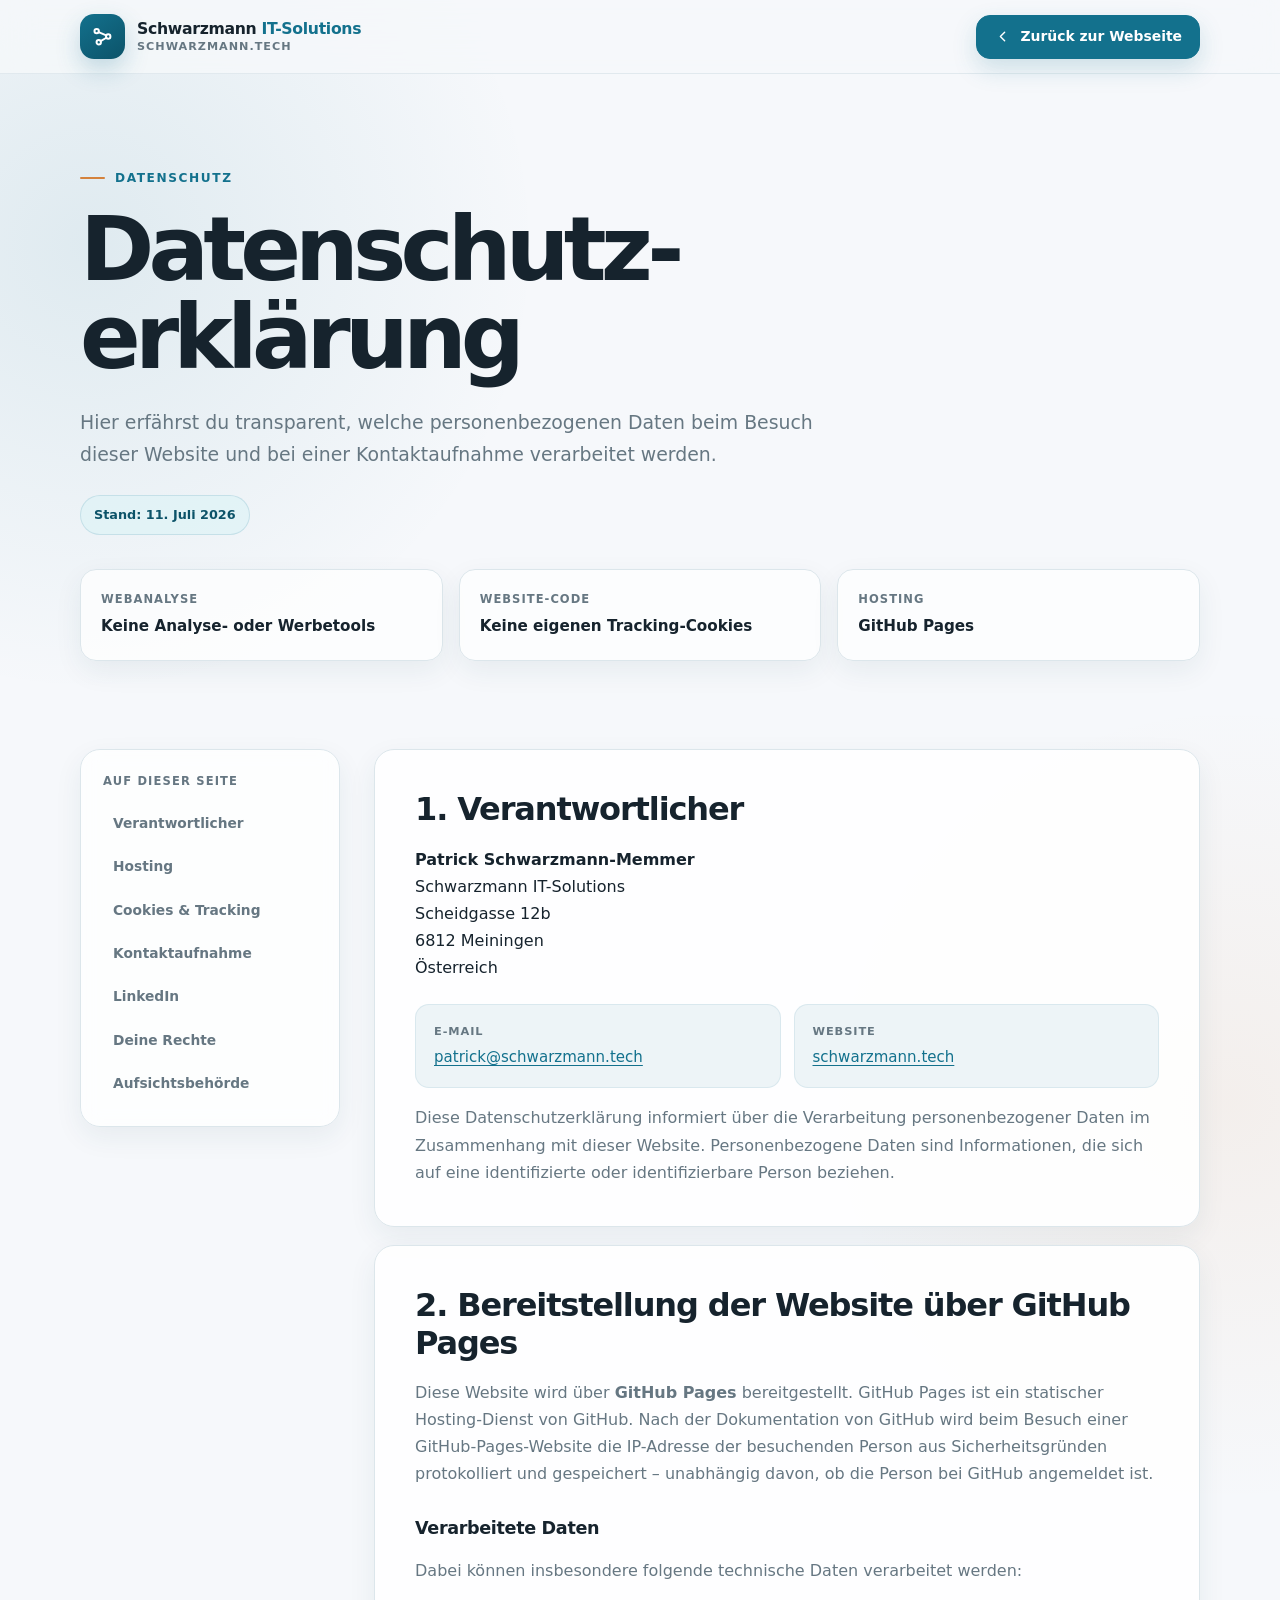
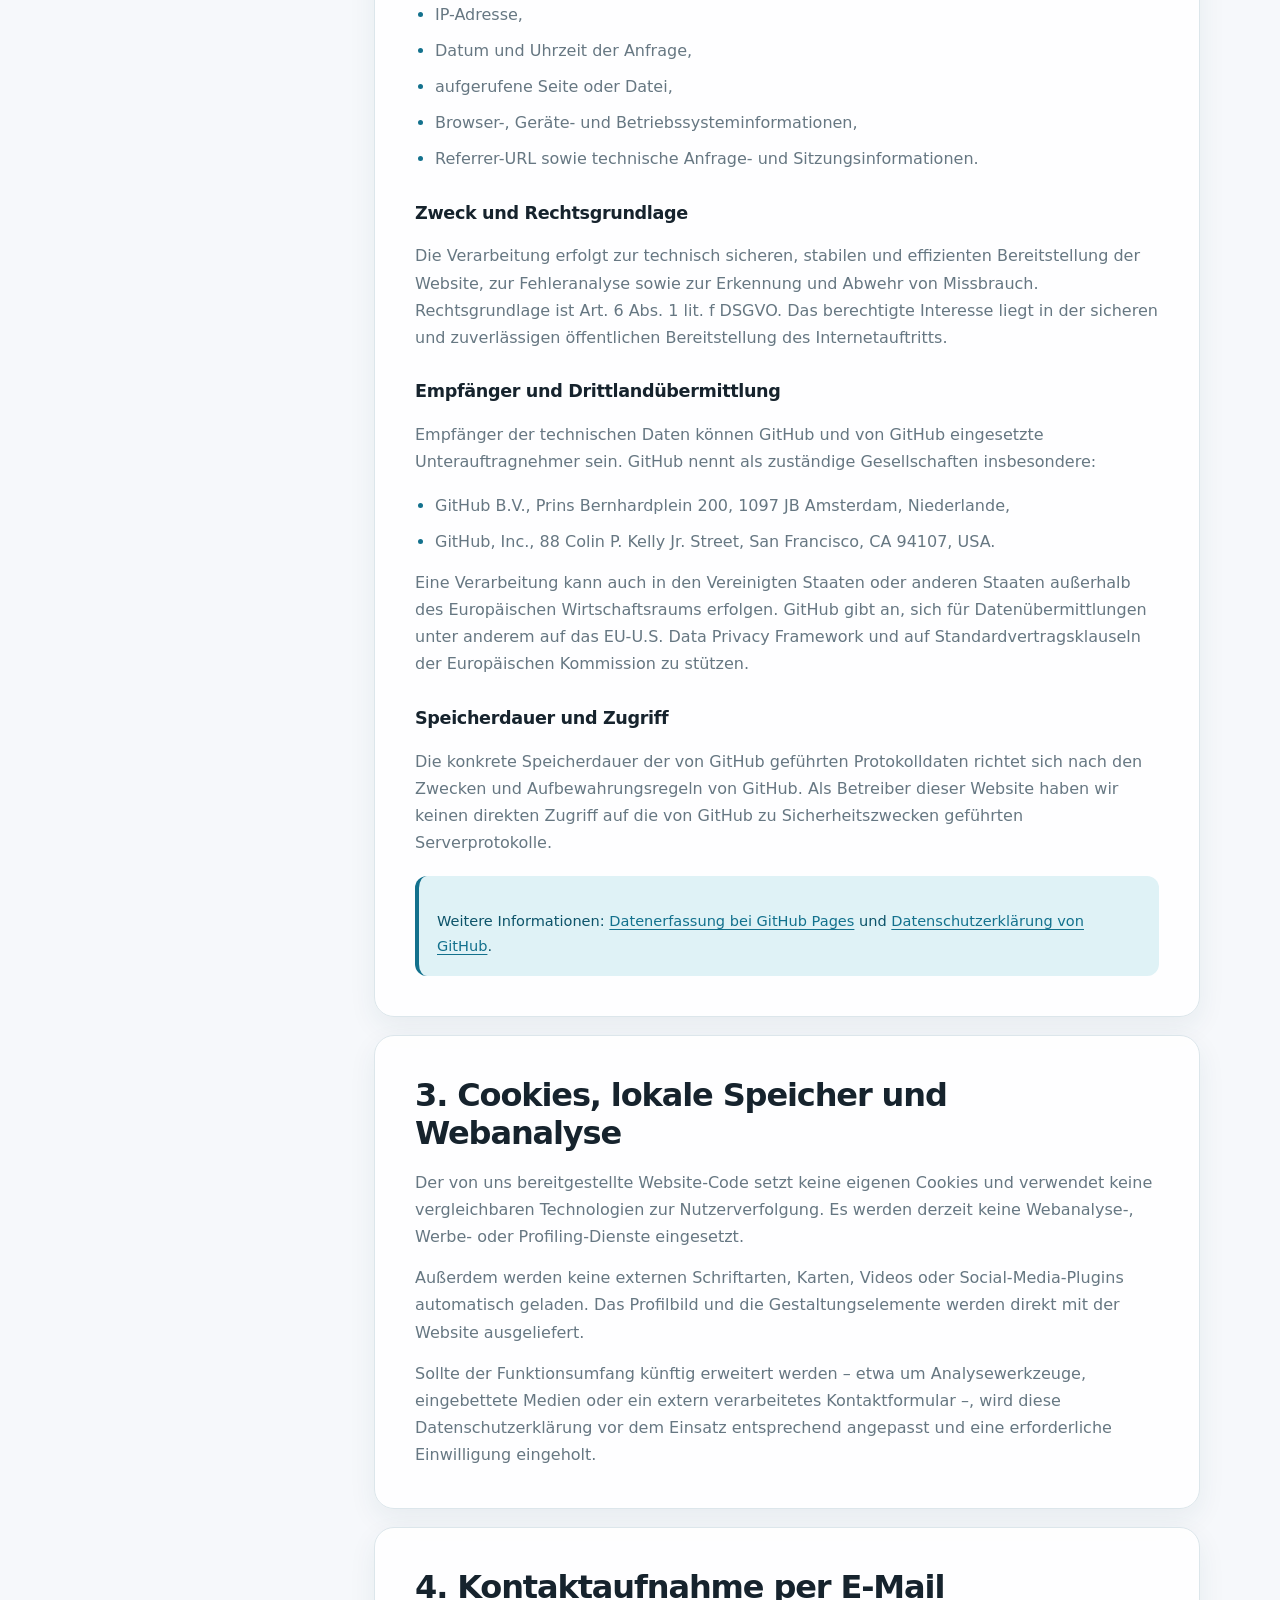
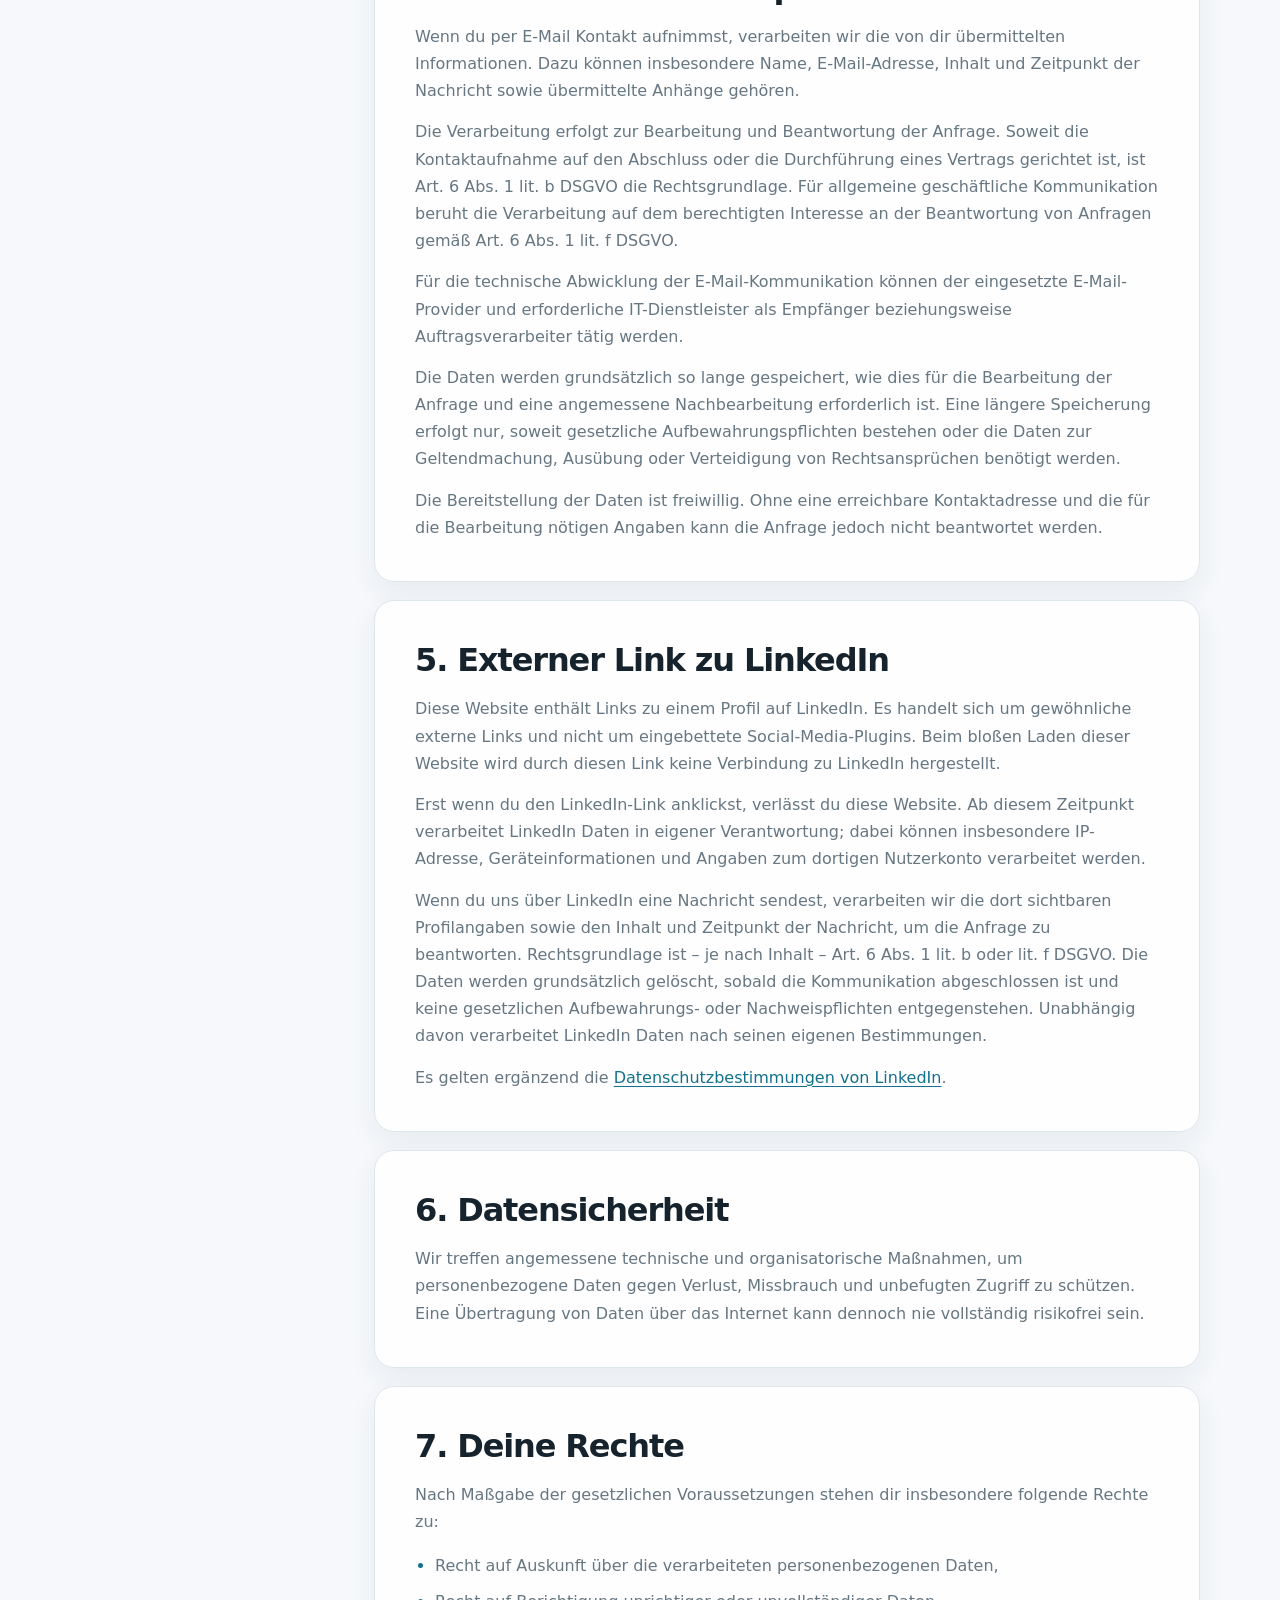
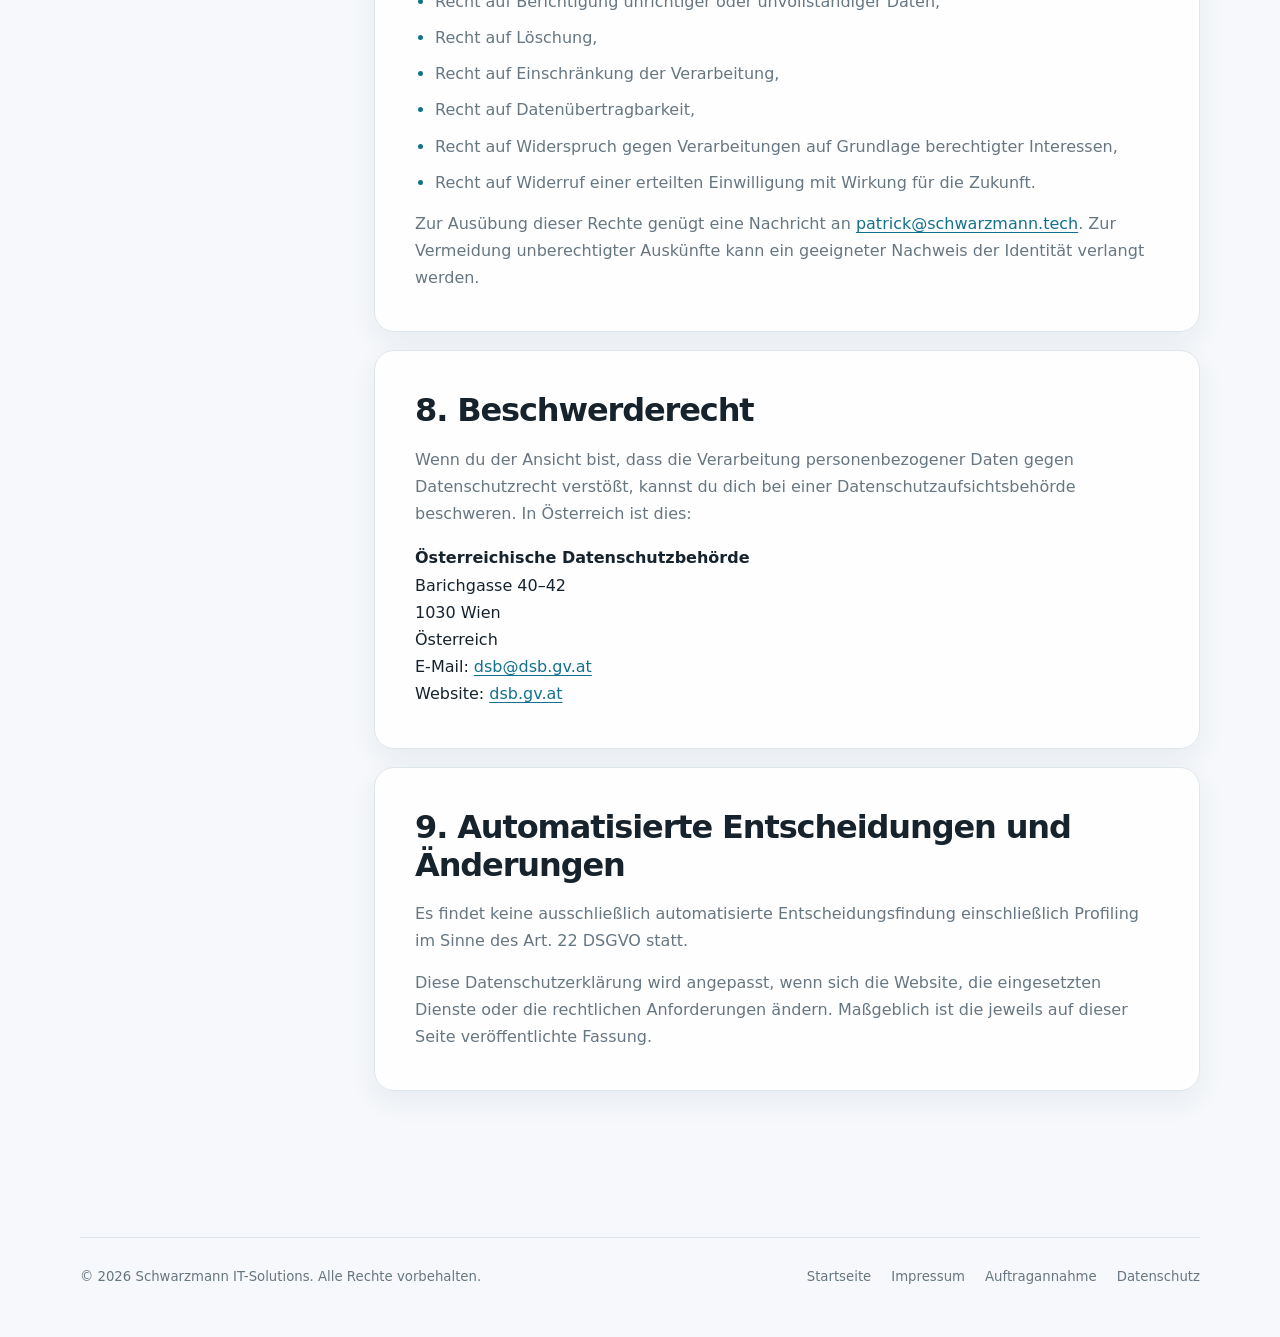
<file: datenschutz.html>
<!DOCTYPE html><html lang="de"> <head><meta charset="utf-8"><meta name="viewport" content="width=device-width, initial-scale=1"><title>Datenschutz | Schwarzmann IT-Solutions</title><meta name="description" content="Datenschutzerklärung von Schwarzmann IT-Solutions."><meta name="author" content="Patrick Schwarzmann-Memmer"><meta name="robots" content="index,follow"><meta name="theme-color" content="#f6f8fb"><link rel="canonical" href="https://schwarzmann.tech/datenschutz.html"><link rel="icon" href="/favicon.png" sizes="any"><link rel="icon" type="image/png" sizes="32x32" href="/favicon.png"><link rel="apple-touch-icon" href="/Logo_Icon.png"><meta property="og:type" content="website"><meta property="og:locale" content="de_AT"><meta property="og:title" content="Datenschutz | Schwarzmann IT-Solutions"><meta property="og:description" content="Datenschutzerklärung von Schwarzmann IT-Solutions."><meta property="og:url" content="https://schwarzmann.tech/datenschutz.html"><link rel="stylesheet" href="/_astro/datenschutz.BujUNP8-.css"></head> <body>  <header class="site-header"> <div class="container header-inner"> <a class="brand" href="/" aria-label="Schwarzmann IT-Solutions – Startseite"> <span class="brand-mark" aria-hidden="true"> <svg viewBox="0 0 24 24" fill="none" stroke="currentColor" stroke-width="1.9" stroke-linecap="round" stroke-linejoin="round"> <circle cx="6.4" cy="6.8" r="2.1"></circle> <circle cx="17.5" cy="12" r="2.1"></circle> <circle cx="8.4" cy="17.5" r="2.1"></circle> <path d="M8.3 7.8 15.6 11"></path> <path d="M10.2 16.4 15.7 13.2"></path> </svg> </span> <span class="brand-copy"> <strong>Schwarzmann <span class="brand-accent">IT-Solutions</span></strong> <span class="brand-domain">schwarzmann.tech</span> </span> </a> <a class="header-back" href="/"> <svg viewBox="0 0 24 24" fill="none" stroke="currentColor" stroke-width="2" stroke-linecap="round" stroke-linejoin="round" aria-hidden="true"> <path d="m15 18-6-6 6-6"></path> </svg>
Zurück zur Webseite
</a> </div> </header> <main><section class="legal-hero"> <div class="container"> <div class="eyebrow">Datenschutz</div> <h1>Datenschutz&shy;erklärung</h1> <p>Hier erfährst du transparent, welche personenbezogenen Daten beim Besuch dieser Website und bei einer Kontaktaufnahme verarbeitet werden.</p> <span class="updated">Stand: 11. Juli 2026</span> <div class="quick-facts" aria-label="Datenschutz im Überblick"> <div class="quick-fact"><span>Webanalyse</span><strong>Keine Analyse- oder Werbetools</strong></div> <div class="quick-fact"><span>Website-Code</span><strong>Keine eigenen Tracking-Cookies</strong></div> <div class="quick-fact"><span>Hosting</span><strong>GitHub Pages</strong></div> </div> </div> </section> <section class="legal-section"> <div class="container legal-layout"> <aside class="toc"> <strong>Auf dieser Seite</strong> <nav> <a href="#verantwortlicher">Verantwortlicher</a> <a href="#hosting">Hosting</a> <a href="#cookies">Cookies & Tracking</a> <a href="#kontaktaufnahme">Kontaktaufnahme</a> <a href="#linkedin">LinkedIn</a> <a href="#rechte">Deine Rechte</a> <a href="#aufsicht">Aufsichtsbehörde</a> </nav> </aside> <article class="legal-content"> <section class="legal-card" id="verantwortlicher"> <h2>1. Verantwortlicher</h2> <address> <strong>Patrick Schwarzmann-Memmer</strong><br>
Schwarzmann IT-Solutions<br>
Scheidgasse 12b<br>
6812 Meiningen<br>
Österreich
</address> <div class="data-grid"> <div class="data-item"> <span>E-Mail</span> <a href="mailto:patrick@schwarzmann.tech">patrick@schwarzmann.tech</a> </div> <div class="data-item"> <span>Website</span> <a href="https://schwarzmann.tech">schwarzmann.tech</a> </div> </div> <p>Diese Datenschutzerklärung informiert über die Verarbeitung personenbezogener Daten im Zusammenhang mit dieser Website. Personenbezogene Daten sind Informationen, die sich auf eine identifizierte oder identifizierbare Person beziehen.</p> </section> <section class="legal-card" id="hosting"> <h2>2. Bereitstellung der Website über GitHub Pages</h2> <p>Diese Website wird über <strong>GitHub Pages</strong> bereitgestellt. GitHub Pages ist ein statischer Hosting-Dienst von GitHub. Nach der Dokumentation von GitHub wird beim Besuch einer GitHub-Pages-Website die IP-Adresse der besuchenden Person aus Sicherheitsgründen protokolliert und gespeichert – unabhängig davon, ob die Person bei GitHub angemeldet ist.</p> <h3>Verarbeitete Daten</h3> <p>Dabei können insbesondere folgende technische Daten verarbeitet werden:</p> <ul> <li>IP-Adresse,</li> <li>Datum und Uhrzeit der Anfrage,</li> <li>aufgerufene Seite oder Datei,</li> <li>Browser-, Geräte- und Betriebssysteminformationen,</li> <li>Referrer-URL sowie technische Anfrage- und Sitzungsinformationen.</li> </ul> <h3>Zweck und Rechtsgrundlage</h3> <p>Die Verarbeitung erfolgt zur technisch sicheren, stabilen und effizienten Bereitstellung der Website, zur Fehleranalyse sowie zur Erkennung und Abwehr von Missbrauch. Rechtsgrundlage ist Art. 6 Abs. 1 lit. f DSGVO. Das berechtigte Interesse liegt in der sicheren und zuverlässigen öffentlichen Bereitstellung des Internetauftritts.</p> <h3>Empfänger und Drittlandübermittlung</h3> <p>Empfänger der technischen Daten können GitHub und von GitHub eingesetzte Unterauftragnehmer sein. GitHub nennt als zuständige Gesellschaften insbesondere:</p> <ul> <li>GitHub B.V., Prins Bernhardplein 200, 1097 JB Amsterdam, Niederlande,</li> <li>GitHub, Inc., 88 Colin P. Kelly Jr. Street, San Francisco, CA 94107, USA.</li> </ul> <p>Eine Verarbeitung kann auch in den Vereinigten Staaten oder anderen Staaten außerhalb des Europäischen Wirtschaftsraums erfolgen. GitHub gibt an, sich für Datenübermittlungen unter anderem auf das EU-U.S. Data Privacy Framework und auf Standardvertragsklauseln der Europäischen Kommission zu stützen.</p> <h3>Speicherdauer und Zugriff</h3> <p>Die konkrete Speicherdauer der von GitHub geführten Protokolldaten richtet sich nach den Zwecken und Aufbewahrungsregeln von GitHub. Als Betreiber dieser Website haben wir keinen direkten Zugriff auf die von GitHub zu Sicherheitszwecken geführten Serverprotokolle.</p> <div class="notice"> <p>Weitere Informationen: <a href="https://docs.github.com/en/pages/getting-started-with-github-pages/what-is-github-pages" target="_blank" rel="noopener noreferrer">Datenerfassung bei GitHub Pages</a> und <a href="https://docs.github.com/en/site-policy/privacy-policies/github-general-privacy-statement" target="_blank" rel="noopener noreferrer">Datenschutzerklärung von GitHub</a>.</p> </div> </section> <section class="legal-card" id="cookies"> <h2>3. Cookies, lokale Speicher und Webanalyse</h2> <p>Der von uns bereitgestellte Website-Code setzt keine eigenen Cookies und verwendet keine vergleichbaren Technologien zur Nutzerverfolgung. Es werden derzeit keine Webanalyse-, Werbe- oder Profiling-Dienste eingesetzt.</p> <p>Außerdem werden keine externen Schriftarten, Karten, Videos oder Social-Media-Plugins automatisch geladen. Das Profilbild und die Gestaltungselemente werden direkt mit der Website ausgeliefert.</p> <p>Sollte der Funktionsumfang künftig erweitert werden – etwa um Analysewerkzeuge, eingebettete Medien oder ein extern verarbeitetes Kontaktformular –, wird diese Datenschutzerklärung vor dem Einsatz entsprechend angepasst und eine erforderliche Einwilligung eingeholt.</p> </section> <section class="legal-card" id="kontaktaufnahme"> <h2>4. Kontaktaufnahme per E-Mail</h2> <p>Wenn du per E-Mail Kontakt aufnimmst, verarbeiten wir die von dir übermittelten Informationen. Dazu können insbesondere Name, E-Mail-Adresse, Inhalt und Zeitpunkt der Nachricht sowie übermittelte Anhänge gehören.</p> <p>Die Verarbeitung erfolgt zur Bearbeitung und Beantwortung der Anfrage. Soweit die Kontaktaufnahme auf den Abschluss oder die Durchführung eines Vertrags gerichtet ist, ist Art. 6 Abs. 1 lit. b DSGVO die Rechtsgrundlage. Für allgemeine geschäftliche Kommunikation beruht die Verarbeitung auf dem berechtigten Interesse an der Beantwortung von Anfragen gemäß Art. 6 Abs. 1 lit. f DSGVO.</p> <p>Für die technische Abwicklung der E-Mail-Kommunikation können der eingesetzte E-Mail-Provider und erforderliche IT-Dienstleister als Empfänger beziehungsweise Auftragsverarbeiter tätig werden.</p> <p>Die Daten werden grundsätzlich so lange gespeichert, wie dies für die Bearbeitung der Anfrage und eine angemessene Nachbearbeitung erforderlich ist. Eine längere Speicherung erfolgt nur, soweit gesetzliche Aufbewahrungspflichten bestehen oder die Daten zur Geltendmachung, Ausübung oder Verteidigung von Rechtsansprüchen benötigt werden.</p> <p>Die Bereitstellung der Daten ist freiwillig. Ohne eine erreichbare Kontaktadresse und die für die Bearbeitung nötigen Angaben kann die Anfrage jedoch nicht beantwortet werden.</p> </section> <section class="legal-card" id="linkedin"> <h2>5. Externer Link zu LinkedIn</h2> <p>Diese Website enthält Links zu einem Profil auf LinkedIn. Es handelt sich um gewöhnliche externe Links und nicht um eingebettete Social-Media-Plugins. Beim bloßen Laden dieser Website wird durch diesen Link keine Verbindung zu LinkedIn hergestellt.</p> <p>Erst wenn du den LinkedIn-Link anklickst, verlässt du diese Website. Ab diesem Zeitpunkt verarbeitet LinkedIn Daten in eigener Verantwortung; dabei können insbesondere IP-Adresse, Geräteinformationen und Angaben zum dortigen Nutzerkonto verarbeitet werden.</p> <p>Wenn du uns über LinkedIn eine Nachricht sendest, verarbeiten wir die dort sichtbaren Profilangaben sowie den Inhalt und Zeitpunkt der Nachricht, um die Anfrage zu beantworten. Rechtsgrundlage ist – je nach Inhalt – Art. 6 Abs. 1 lit. b oder lit. f DSGVO. Die Daten werden grundsätzlich gelöscht, sobald die Kommunikation abgeschlossen ist und keine gesetzlichen Aufbewahrungs- oder Nachweispflichten entgegenstehen. Unabhängig davon verarbeitet LinkedIn Daten nach seinen eigenen Bestimmungen.</p> <p>Es gelten ergänzend die <a href="https://www.linkedin.com/legal/privacy-policy" target="_blank" rel="noopener noreferrer">Datenschutzbestimmungen von LinkedIn</a>.</p> </section> <section class="legal-card" id="sicherheit"> <h2>6. Datensicherheit</h2> <p>Wir treffen angemessene technische und organisatorische Maßnahmen, um personenbezogene Daten gegen Verlust, Missbrauch und unbefugten Zugriff zu schützen. Eine Übertragung von Daten über das Internet kann dennoch nie vollständig risikofrei sein.</p> </section> <section class="legal-card" id="rechte"> <h2>7. Deine Rechte</h2> <p>Nach Maßgabe der gesetzlichen Voraussetzungen stehen dir insbesondere folgende Rechte zu:</p> <ul> <li>Recht auf Auskunft über die verarbeiteten personenbezogenen Daten,</li> <li>Recht auf Berichtigung unrichtiger oder unvollständiger Daten,</li> <li>Recht auf Löschung,</li> <li>Recht auf Einschränkung der Verarbeitung,</li> <li>Recht auf Datenübertragbarkeit,</li> <li>Recht auf Widerspruch gegen Verarbeitungen auf Grundlage berechtigter Interessen,</li> <li>Recht auf Widerruf einer erteilten Einwilligung mit Wirkung für die Zukunft.</li> </ul> <p>Zur Ausübung dieser Rechte genügt eine Nachricht an <a href="mailto:patrick@schwarzmann.tech">patrick@schwarzmann.tech</a>. Zur Vermeidung unberechtigter Auskünfte kann ein geeigneter Nachweis der Identität verlangt werden.</p> </section> <section class="legal-card" id="aufsicht"> <h2>8. Beschwerderecht</h2> <p>Wenn du der Ansicht bist, dass die Verarbeitung personenbezogener Daten gegen Datenschutzrecht verstößt, kannst du dich bei einer Datenschutzaufsichtsbehörde beschweren. In Österreich ist dies:</p> <address> <strong>Österreichische Datenschutzbehörde</strong><br>
Barichgasse 40–42<br>
1030 Wien<br>
Österreich<br>
E-Mail: <a href="mailto:dsb@dsb.gv.at">dsb@dsb.gv.at</a><br>
Website: <a href="https://dsb.gv.at/" target="_blank" rel="noopener noreferrer">dsb.gv.at</a> </address> </section> <section class="legal-card" id="automatisierung"> <h2>9. Automatisierte Entscheidungen und Änderungen</h2> <p>Es findet keine ausschließlich automatisierte Entscheidungsfindung einschließlich Profiling im Sinne des Art. 22 DSGVO statt.</p> <p>Diese Datenschutzerklärung wird angepasst, wenn sich die Website, die eingesetzten Dienste oder die rechtlichen Anforderungen ändern. Maßgeblich ist die jeweils auf dieser Seite veröffentlichte Fassung.</p> </section> </article> </div> </section></main> <footer class="site-footer"> <div class="container footer-grid"> <p>© 2026 Schwarzmann IT-Solutions. Alle Rechte vorbehalten.</p> <nav class="footer-links" aria-label="Footer-Navigation"> <a href="/">Startseite</a> <a href="/impressum.html">Impressum</a> <a href="/auftragannahme.html" title="Formular zur Auftragannahme">Auftragannahme</a> <a href="/datenschutz.html">Datenschutz</a> </nav> </div> </footer>  </body></html>
</file>
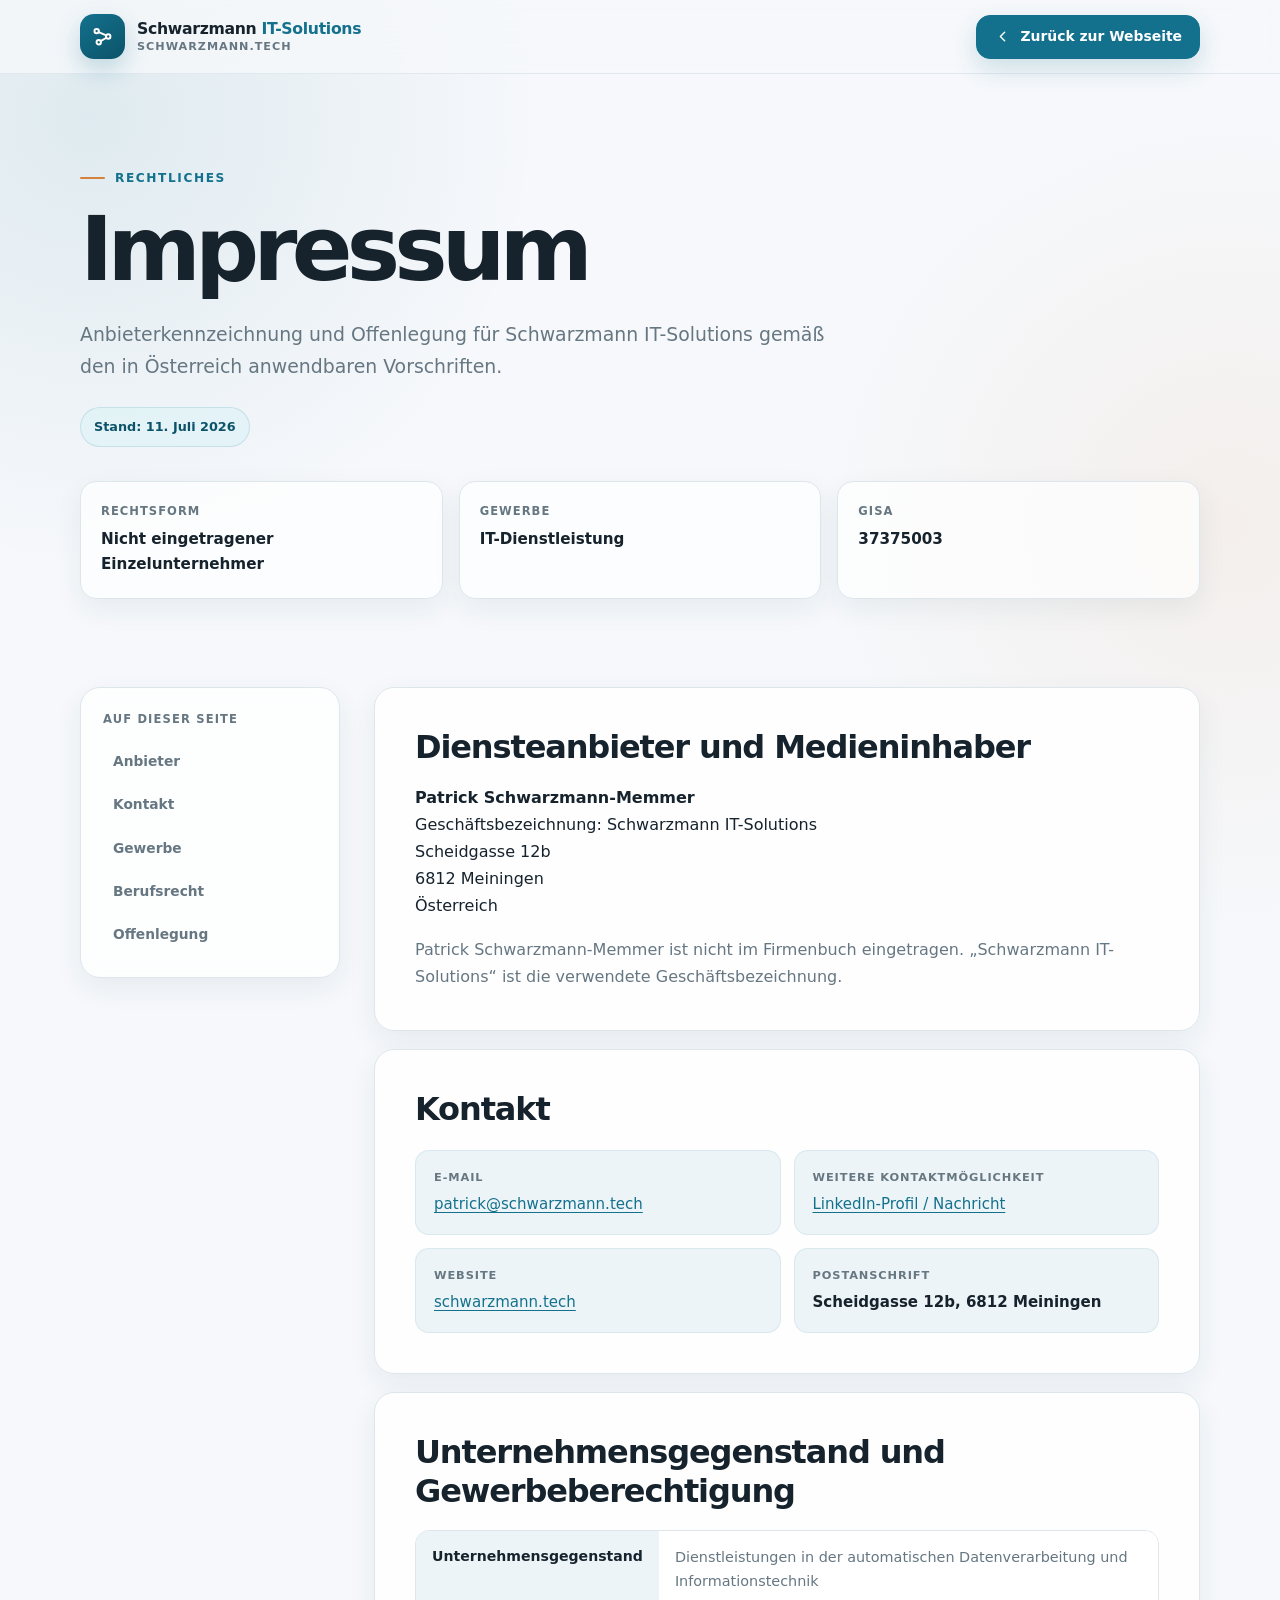
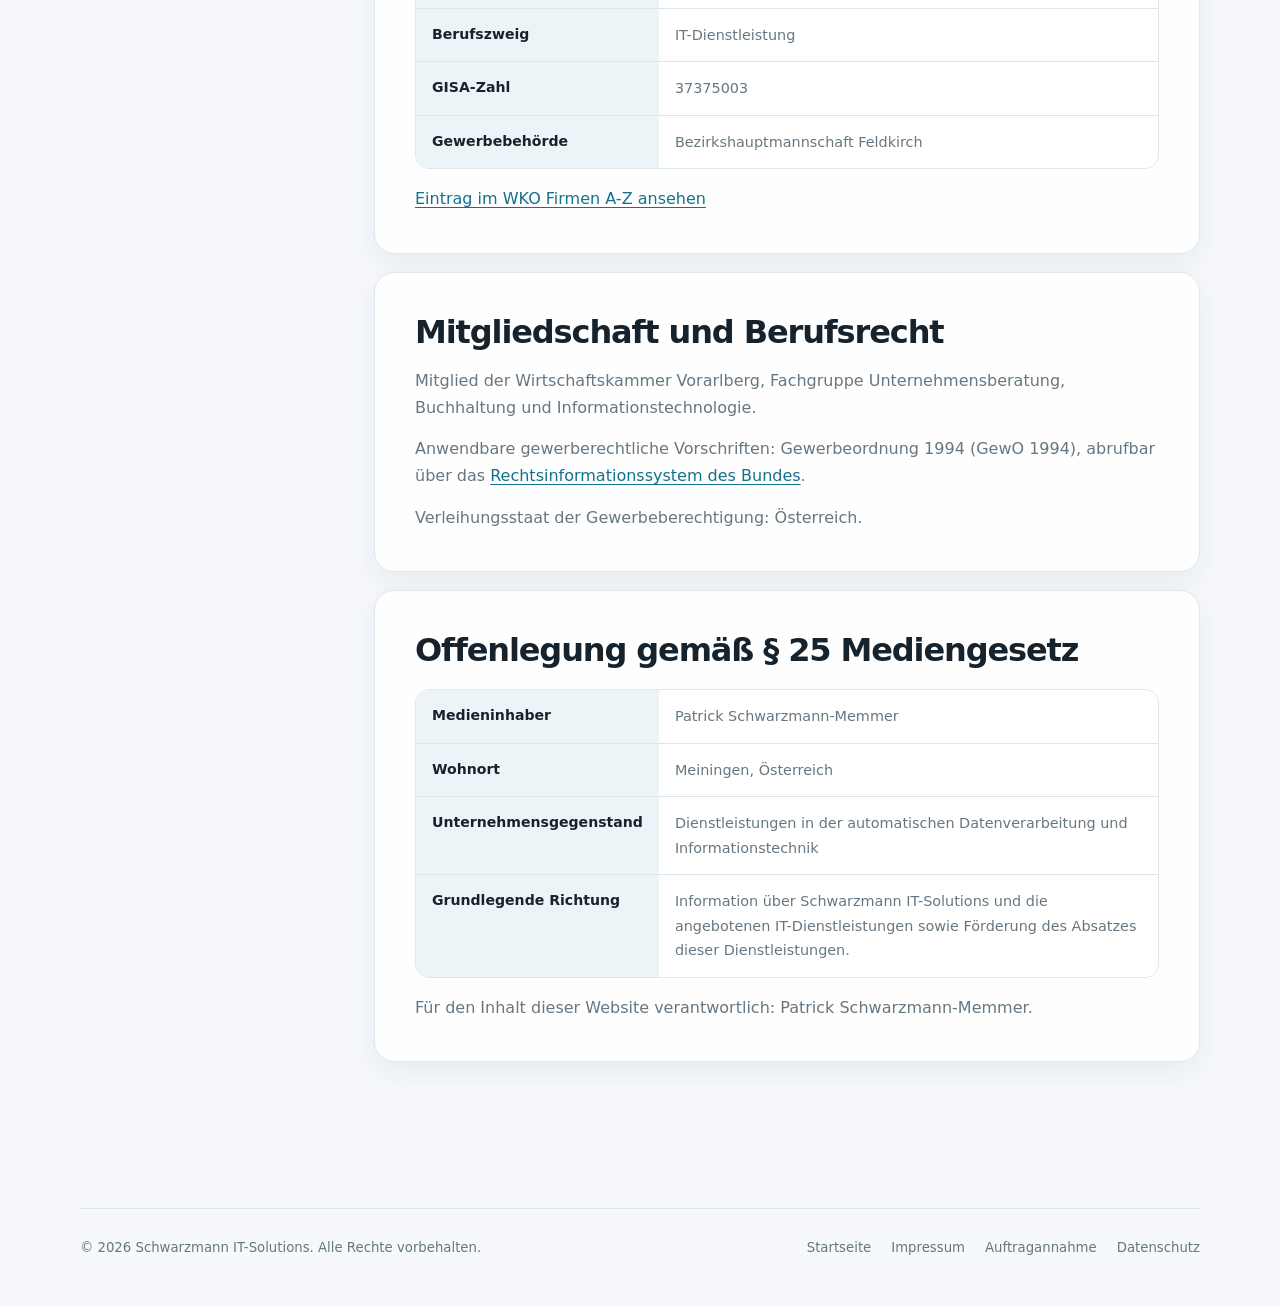
<file: impressum.html>
<!DOCTYPE html><html lang="de"> <head><meta charset="utf-8"><meta name="viewport" content="width=device-width, initial-scale=1"><title>Impressum | Schwarzmann IT-Solutions</title><meta name="description" content="Impressum und Anbieterinformationen von Schwarzmann IT-Solutions."><meta name="author" content="Patrick Schwarzmann-Memmer"><meta name="robots" content="index,follow"><meta name="theme-color" content="#f6f8fb"><link rel="canonical" href="https://schwarzmann.tech/impressum.html"><link rel="icon" href="/favicon.png" sizes="any"><link rel="icon" type="image/png" sizes="32x32" href="/favicon.png"><link rel="apple-touch-icon" href="/Logo_Icon.png"><meta property="og:type" content="website"><meta property="og:locale" content="de_AT"><meta property="og:title" content="Impressum | Schwarzmann IT-Solutions"><meta property="og:description" content="Impressum und Anbieterinformationen von Schwarzmann IT-Solutions."><meta property="og:url" content="https://schwarzmann.tech/impressum.html"><link rel="stylesheet" href="/_astro/datenschutz.BujUNP8-.css"></head> <body>  <header class="site-header"> <div class="container header-inner"> <a class="brand" href="/" aria-label="Schwarzmann IT-Solutions – Startseite"> <span class="brand-mark" aria-hidden="true"> <svg viewBox="0 0 24 24" fill="none" stroke="currentColor" stroke-width="1.9" stroke-linecap="round" stroke-linejoin="round"> <circle cx="6.4" cy="6.8" r="2.1"></circle> <circle cx="17.5" cy="12" r="2.1"></circle> <circle cx="8.4" cy="17.5" r="2.1"></circle> <path d="M8.3 7.8 15.6 11"></path> <path d="M10.2 16.4 15.7 13.2"></path> </svg> </span> <span class="brand-copy"> <strong>Schwarzmann <span class="brand-accent">IT-Solutions</span></strong> <span class="brand-domain">schwarzmann.tech</span> </span> </a> <a class="header-back" href="/"> <svg viewBox="0 0 24 24" fill="none" stroke="currentColor" stroke-width="2" stroke-linecap="round" stroke-linejoin="round" aria-hidden="true"> <path d="m15 18-6-6 6-6"></path> </svg>
Zurück zur Webseite
</a> </div> </header> <main><section class="legal-hero"> <div class="container"> <div class="eyebrow">Rechtliches</div> <h1>Impressum</h1> <p>Anbieterkennzeichnung und Offenlegung für Schwarzmann IT-Solutions gemäß den in Österreich anwendbaren Vorschriften.</p> <span class="updated">Stand: 11. Juli 2026</span> <div class="quick-facts" aria-label="Unternehmensdaten im Überblick"> <div class="quick-fact"><span>Rechtsform</span><strong>Nicht eingetragener Einzelunternehmer</strong></div> <div class="quick-fact"><span>Gewerbe</span><strong>IT-Dienstleistung</strong></div> <div class="quick-fact"><span>GISA</span><strong>37375003</strong></div> </div> </div> </section> <section class="legal-section"> <div class="container legal-layout"> <aside class="toc"> <strong>Auf dieser Seite</strong> <nav> <a href="#anbieter">Anbieter</a> <a href="#kontakt">Kontakt</a> <a href="#gewerbe">Gewerbe</a> <a href="#berufsrecht">Berufsrecht</a> <a href="#mediengesetz">Offenlegung</a> </nav> </aside> <article class="legal-content"> <section class="legal-card" id="anbieter"> <h2>Diensteanbieter und Medieninhaber</h2> <address> <strong>Patrick Schwarzmann-Memmer</strong><br>
Geschäftsbezeichnung: Schwarzmann IT-Solutions<br>
Scheidgasse 12b<br>
6812 Meiningen<br>
Österreich
</address> <p>Patrick Schwarzmann-Memmer ist nicht im Firmenbuch eingetragen. „Schwarzmann IT-Solutions“ ist die verwendete Geschäftsbezeichnung.</p> </section> <section class="legal-card" id="kontakt"> <h2>Kontakt</h2> <div class="data-grid"> <div class="data-item"> <span>E-Mail</span> <a href="mailto:patrick@schwarzmann.tech">patrick@schwarzmann.tech</a> </div> <div class="data-item"> <span>Weitere Kontaktmöglichkeit</span> <a href="https://www.linkedin.com/in/patrick-schwarzmann-memmer-a4ba1a178" target="_blank" rel="noopener noreferrer">LinkedIn-Profil / Nachricht</a> </div> <div class="data-item"> <span>Website</span> <a href="https://schwarzmann.tech">schwarzmann.tech</a> </div> <div class="data-item"> <span>Postanschrift</span> <strong>Scheidgasse 12b, 6812 Meiningen</strong> </div> </div> </section> <section class="legal-card" id="gewerbe"> <h2>Unternehmensgegenstand und Gewerbeberechtigung</h2> <table class="legal-table"> <tbody> <tr> <th>Unternehmensgegenstand</th> <td>Dienstleistungen in der automatischen Datenverarbeitung und Informationstechnik</td> </tr> <tr> <th>Berufszweig</th> <td>IT-Dienstleistung</td> </tr> <tr> <th>GISA-Zahl</th> <td>37375003</td> </tr> <tr> <th>Gewerbebehörde</th> <td>Bezirkshauptmannschaft Feldkirch</td> </tr> </tbody> </table> <p><a href="https://firmen.wko.at/patrick-schwarzmann-memmer/vorarlberg/?firmaid=3c7b4620-3f8f-47ee-a26a-ab432a6cb7fc" target="_blank" rel="noopener noreferrer">Eintrag im WKO Firmen A-Z ansehen</a></p> </section> <section class="legal-card" id="berufsrecht"> <h2>Mitgliedschaft und Berufsrecht</h2> <p>Mitglied der Wirtschaftskammer Vorarlberg, Fachgruppe Unternehmensberatung, Buchhaltung und Informationstechnologie.</p> <p>Anwendbare gewerberechtliche Vorschriften: Gewerbeordnung 1994 (GewO 1994), abrufbar über das <a href="https://www.ris.bka.gv.at/" target="_blank" rel="noopener noreferrer">Rechtsinformationssystem des Bundes</a>.</p> <p>Verleihungsstaat der Gewerbeberechtigung: Österreich.</p> </section> <section class="legal-card" id="mediengesetz"> <h2>Offenlegung gemäß § 25 Mediengesetz</h2> <table class="legal-table"> <tbody> <tr> <th>Medieninhaber</th> <td>Patrick Schwarzmann-Memmer</td> </tr> <tr> <th>Wohnort</th> <td>Meiningen, Österreich</td> </tr> <tr> <th>Unternehmensgegenstand</th> <td>Dienstleistungen in der automatischen Datenverarbeitung und Informationstechnik</td> </tr> <tr> <th>Grundlegende Richtung</th> <td>Information über Schwarzmann IT-Solutions und die angebotenen IT-Dienstleistungen sowie Förderung des Absatzes dieser Dienstleistungen.</td> </tr> </tbody> </table> <p>Für den Inhalt dieser Website verantwortlich: Patrick Schwarzmann-Memmer.</p> </section> </article> </div> </section></main> <footer class="site-footer"> <div class="container footer-grid"> <p>© 2026 Schwarzmann IT-Solutions. Alle Rechte vorbehalten.</p> <nav class="footer-links" aria-label="Footer-Navigation"> <a href="/">Startseite</a> <a href="/impressum.html">Impressum</a> <a href="/auftragannahme.html" title="Formular zur Auftragannahme">Auftragannahme</a> <a href="/datenschutz.html">Datenschutz</a> </nav> </div> </footer>  </body></html>
</file>
<file: _astro/index.BoMJyN4E.css>
:root{--bg: #f6f8fb;--surface: #ffffff;--surface-soft: #edf4f7;--surface-warm: #fbf3ea;--ink: #16232d;--muted: #667782;--primary: #13718d;--primary-dark: #0c5369;--primary-soft: #dff2f6;--accent: #d4823c;--line: #dce6eb;--success: #2f9660;--shadow-sm: 0 10px 28px rgba(28, 65, 82, .07);--shadow-lg: 0 26px 70px rgba(28, 65, 82, .12);--radius-sm: 14px;--radius-md: 20px;--radius-lg: 30px;--container: 1160px}*{box-sizing:border-box;margin:0;padding:0}html{scroll-behavior:smooth;scroll-padding-top:94px}body{min-height:100vh;overflow-x:hidden;color:var(--ink);font-family:Inter,ui-sans-serif,system-ui,-apple-system,BlinkMacSystemFont,Segoe UI,sans-serif;line-height:1.65;background:radial-gradient(circle at 7% 4%,rgba(19,113,141,.11),transparent 28rem),radial-gradient(circle at 96% 20%,rgba(212,130,60,.09),transparent 25rem),var(--bg);-webkit-font-smoothing:antialiased;text-rendering:optimizeLegibility}img,svg{display:block;max-width:100%}a{color:inherit}button{font:inherit}:focus-visible{outline:3px solid rgba(19,113,141,.35);outline-offset:4px;border-radius:6px}.container{width:min(calc(100% - 40px),var(--container));margin-inline:auto}.section{padding:104px 0}.section-soft{background:#edf4f7a3;border-block:1px solid rgba(220,230,235,.9)}.eyebrow{display:inline-flex;align-items:center;gap:10px;margin-bottom:17px;color:var(--primary);font-size:.76rem;font-weight:850;letter-spacing:.13em;text-transform:uppercase}.eyebrow:before{width:25px;height:2px;content:"";background:var(--accent);border-radius:999px}.section-heading{max-width:770px;margin-bottom:46px}.section-heading h2{font-size:clamp(2.15rem,4.8vw,4rem);line-height:1.06;letter-spacing:-.05em}.section-heading p{max-width:680px;margin-top:18px;color:var(--muted);font-size:1.08rem}.site-header{position:sticky;z-index:50;top:0;padding:14px 0;background:#f6f8fbc7;border-bottom:1px solid rgba(220,230,235,.72);backdrop-filter:blur(18px);-webkit-backdrop-filter:blur(18px)}.nav{position:relative;display:flex;align-items:center;justify-content:space-between;gap:28px}.brand{display:inline-flex;align-items:center;gap:12px;text-decoration:none}.brand-mark{display:grid;width:45px;height:45px;flex:0 0 45px;place-items:center;color:#fff;background:linear-gradient(145deg,var(--primary),var(--primary-dark));border-radius:14px;box-shadow:0 10px 24px #13718d3d}.brand-mark svg{width:25px;height:25px}.brand-copy{display:flex;flex-direction:column;line-height:1.1}.brand-copy strong{font-size:.98rem;letter-spacing:-.02em}.brand-copy .brand-accent{color:var(--primary)}.brand-copy>.brand-domain{margin-top:4px;color:var(--muted);font-size:.7rem;font-weight:750;letter-spacing:.09em;text-transform:uppercase}.nav-links{display:flex;align-items:center;gap:29px;list-style:none}.nav-links a{color:var(--muted);font-size:.89rem;font-weight:750;text-decoration:none;transition:color .2s ease}.nav-links a:hover{color:var(--primary)}.nav-cta,.button{display:inline-flex;min-height:50px;align-items:center;justify-content:center;gap:10px;padding:0 22px;color:#fff;font-weight:820;text-decoration:none;background:var(--primary);border:1px solid var(--primary);border-radius:var(--radius-sm);box-shadow:0 11px 25px #13718d30;transition:transform .2s ease,background .2s ease,border-color .2s ease,box-shadow .2s ease}.nav-cta{min-height:44px;padding-inline:18px;font-size:.87rem}.button:hover,.nav-cta:hover{background:var(--primary-dark);border-color:var(--primary-dark);box-shadow:0 15px 32px #13718d3d;transform:translateY(-2px)}.button-secondary{color:var(--ink);background:#ffffffbd;border-color:var(--line);box-shadow:none}.button-secondary:hover{color:var(--primary);background:#fff;border-color:#13718d52;box-shadow:var(--shadow-sm)}.button svg{width:18px;height:18px}.menu-button{display:none;width:46px;height:46px;padding:0;color:var(--ink);background:#fff;border:1px solid var(--line);border-radius:14px;cursor:pointer}.menu-button svg{width:22px;height:22px;margin:auto}.hero{position:relative;padding:58px 0 64px}.hero-grid{display:grid;grid-template-columns:minmax(0,1.12fr) minmax(350px,.88fr);align-items:center;gap:66px}.availability{display:inline-flex;align-items:center;gap:10px;margin-bottom:25px;padding:8px 14px;color:var(--primary-dark);font-size:.81rem;font-weight:820;background:#dff2f6c7;border:1px solid rgba(19,113,141,.14);border-radius:999px}.availability-dot{width:9px;height:9px;background:var(--success);border:3px solid rgba(47,150,96,.17);border-radius:50%;box-sizing:content-box}.hero h1{max-width:760px;font-size:clamp(3.2rem,7vw,6.3rem);line-height:.96;letter-spacing:-.068em}.hero h1 span{color:var(--primary)}.hero-copy{max-width:660px;margin-top:28px;color:var(--muted);font-size:clamp(1.04rem,2vw,1.22rem)}.hero-actions{display:flex;flex-wrap:wrap;gap:14px;margin-top:34px}.hero-meta{display:flex;flex-wrap:wrap;gap:19px 31px;margin-top:38px;color:var(--muted);font-size:.89rem;font-weight:680}.hero-meta span{display:inline-flex;align-items:center;gap:9px}.hero-meta svg{width:18px;height:18px;color:var(--accent)}.hero-card{position:relative;min-height:auto;padding:30px;overflow:hidden;background:linear-gradient(145deg,#fffffffa,#edf6f8ed);border:1px solid rgba(255,255,255,.94);border-radius:var(--radius-lg);box-shadow:var(--shadow-lg)}.hero-card:before,.hero-card:after{position:absolute;content:"";border-radius:50%}.hero-card:before{top:-100px;right:-80px;width:260px;height:260px;background:#13718d1a}.hero-card:after{right:65px;bottom:-130px;width:245px;height:245px;background:#d4823c17}.card-kicker{position:relative;z-index:1;color:var(--muted);font-size:.76rem;font-weight:850;letter-spacing:.12em;text-transform:uppercase}.hero-card h2{position:relative;z-index:1;max-width:365px;margin-top:15px;font-size:clamp(2rem,4vw,3rem);line-height:1.08;letter-spacing:-.047em}.hero-card h2 span{color:var(--primary)}.solution-list{position:relative;z-index:1;display:grid;gap:10px;margin-top:28px}.solution-item{display:flex;align-items:center;gap:14px;padding:12px 15px;background:#ffffffc9;border:1px solid rgba(220,230,235,.92);border-radius:16px;box-shadow:0 8px 24px #1c41520d}.solution-icon{display:grid;width:42px;height:42px;flex:0 0 42px;align-self:center;place-items:center;margin-top:0;color:var(--primary);line-height:0;background:var(--primary-soft);border-radius:12px}.solution-icon svg{display:block;width:21px;height:21px;margin:0}.solution-item strong{display:block;font-size:.94rem}.solution-item>div>span{display:block;margin-top:2px;color:var(--muted);font-size:.81rem}.trust-bar{padding-bottom:30px}.trust-grid{display:grid;grid-template-columns:repeat(4,1fr);background:#ffffffb8;border:1px solid var(--line);border-radius:var(--radius-md);box-shadow:var(--shadow-sm)}.trust-item{padding:25px 27px;text-align:center;border-right:1px solid var(--line)}.trust-item:last-child{border-right:0}.trust-item strong{display:block;font-size:1.36rem;letter-spacing:-.035em}.trust-item span{display:block;margin-top:4px;color:var(--muted);font-size:.84rem}.services-grid{display:grid;grid-template-columns:repeat(2,1fr);gap:22px}.service-card{position:relative;min-height:310px;padding:32px;overflow:hidden;background:#ffffffde;border:1px solid var(--line);border-radius:var(--radius-md);box-shadow:0 12px 34px #1c41520e;transition:transform .25s ease,box-shadow .25s ease,border-color .25s ease}.service-card:hover{border-color:#13718d4d;box-shadow:var(--shadow-sm);transform:translateY(-5px)}.service-number{position:absolute;top:17px;right:24px;color:#13718d1a;font-size:4.8rem;font-weight:900;line-height:1;letter-spacing:-.08em}.service-icon{display:grid;width:54px;height:54px;place-items:center;color:var(--primary);background:var(--primary-soft);border-radius:16px}.service-icon svg{width:26px;height:26px}.service-card h3{margin-top:25px;font-size:1.37rem;letter-spacing:-.026em}.service-card p{margin-top:11px;color:var(--muted)}.tag-row{display:flex;flex-wrap:wrap;gap:8px;margin-top:23px}.tag-row span{padding:7px 10px;color:var(--primary-dark);font-size:.74rem;font-weight:760;background:#f0f6f8;border:1px solid rgba(19,113,141,.1);border-radius:999px}.about-grid{display:grid;grid-template-columns:minmax(0,.9fr) minmax(0,1.1fr);align-items:center;gap:70px}.about-visual{position:relative;width:min(100%,560px);min-height:0;padding:0;isolation:isolate;overflow:visible;background:transparent;border:0;border-radius:0;box-shadow:none}.about-visual:before,.about-visual:after{display:none}.about-photo{position:relative;width:100%;height:auto;aspect-ratio:1 / 1;object-fit:cover;object-position:50% 16%;border:1px solid rgba(255,255,255,.92);border-radius:var(--radius-lg);box-shadow:var(--shadow-lg);filter:saturate(.96) contrast(1.02);transform:none}.about-badge{position:absolute;z-index:3;top:24px;left:24px;padding:10px 15px;color:var(--primary-dark);font-size:.78rem;font-weight:820;background:#ffffffdb;border:1px solid rgba(255,255,255,.94);border-radius:999px;box-shadow:var(--shadow-sm);backdrop-filter:blur(12px);-webkit-backdrop-filter:blur(12px)}.about-quote{position:relative;z-index:1;width:100%;margin-top:16px;padding:22px 24px;background:var(--surface);border:1px solid var(--line);border-radius:20px;box-shadow:var(--shadow-sm)}.about-quote p{font-size:1rem;font-weight:720;line-height:1.45}.about-quote span{display:block;margin-top:10px;color:var(--muted);font-size:.78rem}.about-content h2{max-width:660px;font-size:clamp(2.2rem,4vw,3.8rem);line-height:1.07;letter-spacing:-.05em}.about-content>p{margin-top:21px;color:var(--muted);font-size:1.05rem}.about-list{display:grid;gap:18px;margin-top:29px;list-style:none}.about-list li{display:grid;grid-template-columns:46px 1fr;align-items:start;gap:15px}.about-list-icon{display:grid;width:46px;height:46px;place-items:center;align-self:start;margin-top:0;color:var(--primary);line-height:0;background:var(--primary-soft);border-radius:13px}.about-list-icon svg{display:block;width:21px;height:21px;margin:0}.about-list strong{display:block;margin-top:2px}.about-list li>div>span{display:block;margin-top:3px;color:var(--muted);font-size:.91rem}.linkedin-link{display:inline-flex;align-items:center;gap:9px;margin-top:30px;color:var(--primary);font-size:.9rem;font-weight:800;text-decoration:none}.linkedin-link:hover{color:var(--primary-dark)}.linkedin-link svg{width:18px;height:18px}.process-grid{display:grid;grid-template-columns:repeat(3,1fr);gap:20px}.process-card{position:relative;padding:30px;background:#fff;border:1px solid var(--line);border-radius:var(--radius-md);box-shadow:var(--shadow-sm)}.process-step{display:grid;width:42px;height:42px;place-items:center;color:#fff;font-size:.88rem;font-weight:900;background:var(--primary);border-radius:13px}.process-card h3{margin-top:23px;font-size:1.25rem;letter-spacing:-.025em}.process-card p{margin-top:10px;color:var(--muted);font-size:.94rem}#faq{padding:88px 0}#faq .container{display:grid;grid-template-columns:minmax(300px,.82fr) minmax(440px,1.18fr);align-items:start;gap:64px}#faq .section-heading{margin-bottom:0}#faq .section-heading h2{max-width:430px;font-size:clamp(2.35rem,3.8vw,3.55rem);line-height:1.04}.faq-list{display:grid;gap:12px;max-width:none}.faq-list details{overflow:hidden;background:#ffffffeb;border:1px solid var(--line);border-radius:16px;box-shadow:0 8px 24px #1c41520a;transition:border-color .2s ease,box-shadow .2s ease,transform .2s ease}.faq-list details:hover{border-color:#13718d40;box-shadow:0 12px 30px #1c415212;transform:translateY(-1px)}.faq-list details[open]{border-color:#13718d4d;box-shadow:var(--shadow-sm)}.faq-list summary{display:flex;align-items:center;justify-content:space-between;gap:20px;padding:21px 22px;font-size:.96rem;font-weight:780;cursor:pointer;list-style:none}.faq-list summary::-webkit-details-marker{display:none}.faq-list summary::marker{content:""}.faq-list summary:after{display:grid;width:28px;height:28px;flex:0 0 28px;place-items:center;content:"+";color:var(--primary);font-size:1.15rem;font-weight:500;line-height:1;background:var(--primary-soft);border-radius:9px;transition:color .2s ease,background .2s ease,transform .2s ease}.faq-list details[open] summary:after{content:"−";color:#fff;background:var(--primary);transform:rotate(180deg)}.faq-list details p{padding:0 22px 22px;color:var(--muted);font-size:.94rem;line-height:1.65}@media(max-width:900px){#faq .container{grid-template-columns:1fr;gap:32px}#faq .section-heading h2{max-width:680px}}.contact-panel{position:relative;display:grid;grid-template-columns:minmax(0,1.12fr) minmax(310px,.88fr);gap:48px;padding:56px;overflow:hidden;background:linear-gradient(145deg,#fff,#eaf5f7);border:1px solid rgba(19,113,141,.16);border-radius:var(--radius-lg);box-shadow:var(--shadow-lg)}.contact-panel:after{position:absolute;top:-155px;right:-120px;width:340px;height:340px;content:"";background:#d4823c17;border-radius:50%}.contact-copy,.contact-details{position:relative;z-index:1}.contact-copy h2{max-width:700px;font-size:clamp(2.45rem,5vw,4.45rem);line-height:1.02;letter-spacing:-.058em}.contact-copy p{max-width:620px;margin-top:20px;color:var(--muted);font-size:1.04rem}.contact-actions{display:flex;flex-wrap:wrap;gap:14px;margin-top:30px}.contact-details{display:grid;align-content:center;gap:13px}.contact-item{padding:18px 20px;background:#ffffffbf;border:1px solid rgba(220,230,235,.96);border-radius:16px}.contact-item span{display:block;color:var(--muted);font-size:.74rem;font-weight:850;letter-spacing:.09em;text-transform:uppercase}.contact-item strong,.contact-item a{display:block;margin-top:5px;font-size:.97rem;text-decoration:none}.contact-item a:hover{color:var(--primary)}.site-footer{padding:38px 0 48px}.footer-grid{display:flex;align-items:center;justify-content:space-between;gap:24px;padding-top:28px;border-top:1px solid var(--line)}.footer-grid p{color:var(--muted);font-size:.83rem}.footer-links{display:flex;flex-wrap:wrap;gap:20px}.footer-links a{color:var(--muted);font-size:.83rem;text-decoration:none}.footer-links a:hover{color:var(--primary)}.reveal{opacity:0;transform:translateY(23px);transition:opacity .65s ease,transform .65s ease}.reveal.visible{opacity:1;transform:translateY(0)}@media(max-width:960px){.nav-links,.nav-cta{display:none}.menu-button{display:block}.nav-links.open{position:absolute;top:62px;right:0;left:0;display:grid;gap:0;padding:12px;background:#fffffffa;border:1px solid var(--line);border-radius:18px;box-shadow:var(--shadow-lg)}.nav-links.open a{display:block;padding:14px 12px}.hero-grid,.about-grid,.contact-panel{grid-template-columns:1fr}.hero-card{min-height:auto}.about-visual{width:min(100%,560px);min-height:0;justify-self:center}.trust-grid{grid-template-columns:repeat(2,1fr)}.trust-item:nth-child(2){border-right:0}.trust-item:nth-child(-n+2){border-bottom:1px solid var(--line)}.process-grid{grid-template-columns:1fr}}@media(max-width:680px){.container{width:min(calc(100% - 28px),var(--container))}.section{padding:78px 0}.hero{padding:34px 0 52px}.availability{margin-bottom:18px}.hero h1{font-size:clamp(3rem,16vw,4.7rem)}.hero-card,.service-card{padding:26px}.services-grid,.trust-grid{grid-template-columns:1fr}.trust-item,.trust-item:nth-child(2){border-right:0;border-bottom:1px solid var(--line)}.trust-item:last-child{border-bottom:0}.about-visual{width:100%;min-height:0;padding:0}.about-photo{object-position:50% 12%}.about-badge{top:18px;left:18px}.about-quote{padding:20px}.contact-panel{gap:35px;padding:32px 24px}.footer-grid{align-items:flex-start;flex-direction:column}}@media(prefers-reduced-motion:reduce){html{scroll-behavior:auto}*,*:before,*:after{scroll-behavior:auto!important;transition:none!important;animation:none!important}.reveal{opacity:1;transform:none}}.services-grid{grid-template-columns:repeat(6,minmax(0,1fr))}.service-card{grid-column:span 3}.service-card-web{grid-column:1 / -1;width:calc(50% - 10px);justify-self:center;border-color:#13718d47;background:linear-gradient(145deg,#fff,var(--primary-soft))}.collaboration-grid{display:grid;grid-template-columns:minmax(0,1fr) minmax(360px,.8fr);gap:70px;align-items:center}.collaboration-grid .section-heading{margin-bottom:0}.collaboration-card{padding:38px;background:var(--surface);border:1px solid var(--line);border-radius:var(--radius-lg);box-shadow:var(--shadow-sm)}.collaboration-card h3{margin:8px 0 26px;font-size:clamp(1.45rem,3vw,2rem);line-height:1.2}.collaboration-label{color:var(--primary);font-size:.78rem;font-weight:850;letter-spacing:.1em;text-transform:uppercase}.collaboration-card .price-features{display:grid;gap:14px;list-style:none}.collaboration-card .price-features li{display:flex;align-items:center;gap:11px;color:var(--muted)}.collaboration-card .price-features svg{width:20px;height:20px;flex:0 0 20px;color:var(--success)}.collaboration-card .button{margin-top:28px}@media(max-width:820px){.services-grid{grid-template-columns:1fr}.service-card,.service-card-web{width:100%}.collaboration-grid{grid-template-columns:1fr;gap:32px}}
</file>
<file: _astro/auftragannahme.D76xLOwV.css>
:root{--bg: #f6f8fb;--surface: #ffffff;--surface-soft: #edf4f7;--ink: #16232d;--muted: #667782;--primary: #13718d;--primary-dark: #0c5369;--primary-soft: #dff2f6;--accent: #d4823c;--line: #dce6eb;--danger: #b74444;--shadow-sm: 0 10px 28px rgba(28, 65, 82, .07);--shadow-lg: 0 26px 70px rgba(28, 65, 82, .12);--radius-sm: 14px;--radius-md: 20px;--radius-lg: 30px;--container: 1160px}*{box-sizing:border-box;margin:0;padding:0}html{background:var(--bg)}body{min-height:100vh;color:var(--ink);font-family:Inter,ui-sans-serif,system-ui,-apple-system,BlinkMacSystemFont,Segoe UI,sans-serif;line-height:1.55;background:radial-gradient(circle at 7% 4%,rgba(19,113,141,.11),transparent 28rem),radial-gradient(circle at 96% 20%,rgba(212,130,60,.09),transparent 25rem),var(--bg);-webkit-font-smoothing:antialiased;text-rendering:optimizeLegibility}button,input,textarea,select{font:inherit}a{color:inherit}:focus-visible{outline:3px solid rgba(19,113,141,.35);outline-offset:4px;border-radius:6px}.container{width:min(calc(100% - 40px),var(--container));margin-inline:auto}.site-header{position:sticky;z-index:50;top:0;padding:14px 0;background:#f6f8fbd6;border-bottom:1px solid rgba(220,230,235,.78);backdrop-filter:blur(18px);-webkit-backdrop-filter:blur(18px)}.header-inner{display:flex;align-items:center;justify-content:space-between;gap:24px}.brand{display:inline-flex;align-items:center;gap:12px;text-decoration:none}.brand-mark{display:grid;width:45px;height:45px;flex:0 0 45px;place-items:center;color:#fff;background:linear-gradient(145deg,var(--primary),var(--primary-dark));border-radius:14px;box-shadow:0 10px 24px #13718d3d}.brand-mark svg{width:25px;height:25px}.brand-copy{display:flex;flex-direction:column;line-height:1.1}.brand-copy strong{font-size:.98rem;letter-spacing:-.02em}.brand-copy .brand-accent{color:var(--primary)}.brand-domain{margin-top:4px;color:var(--muted);font-size:.7rem;font-weight:750;letter-spacing:.09em;text-transform:uppercase}.header-back{display:inline-flex;align-items:center;gap:8px;color:var(--muted);font-size:.88rem;font-weight:760;text-decoration:none;transition:color .2s ease}.header-back:hover{color:var(--primary)}.header-back svg{width:18px;height:18px}main{padding:56px 0 72px}.page-intro{display:flex;align-items:flex-end;justify-content:space-between;gap:30px;margin-bottom:24px}.page-intro-copy{max-width:760px}.eyebrow{display:inline-flex;align-items:center;gap:10px;margin-bottom:12px;color:var(--primary);font-size:.76rem;font-weight:850;letter-spacing:.13em;text-transform:uppercase}.eyebrow:before{width:25px;height:2px;content:"";background:var(--accent);border-radius:999px}.page-intro h1{font-size:clamp(2.35rem,5vw,4.25rem);line-height:1.04;letter-spacing:-.055em}.page-intro p{max-width:700px;margin-top:14px;color:var(--muted);font-size:1.03rem}.form-actions{display:flex;flex-wrap:wrap;justify-content:flex-end;gap:10px}.button{display:inline-flex;min-height:48px;align-items:center;justify-content:center;gap:9px;padding:0 18px;color:#fff;font-weight:820;background:var(--primary);border:1px solid var(--primary);border-radius:var(--radius-sm);box-shadow:0 11px 25px #13718d30;cursor:pointer;transition:transform .2s ease,background .2s ease,border-color .2s ease}.button:hover{background:var(--primary-dark);border-color:var(--primary-dark);transform:translateY(-2px)}.button svg{width:18px;height:18px}.button-secondary{color:var(--danger);background:#ffffffd6;border-color:#b744443d;box-shadow:none}.button-secondary:hover{color:#8f2f2f;background:#fff;border-color:#b7444461}.form-frame{padding:28px;background:#ffffffb8;border:1px solid rgba(220,230,235,.92);border-radius:var(--radius-lg);box-shadow:var(--shadow-lg);backdrop-filter:blur(10px);-webkit-backdrop-filter:blur(10px)}.form-sheet{width:210mm;min-height:297mm;margin:0 auto;padding:12mm 13mm 10mm;color:var(--ink);background:var(--surface);border-radius:8px;box-shadow:0 18px 48px #1c41521c}.form-sheet .header{display:grid;grid-template-columns:minmax(0,1fr) auto;gap:28px;align-items:start;padding-bottom:9px;border-bottom:2px solid var(--primary)}.form-sheet .logo{width:118mm;max-width:100%;height:auto}.form-sheet .document-title{text-align:right}.form-sheet .document-title h1{margin:0;color:var(--primary);font-size:25px;line-height:1;letter-spacing:-.04em}.form-sheet .document-title p{margin:7px 0 0;color:var(--muted);font-size:11px;font-weight:700;letter-spacing:.08em;text-transform:uppercase}.form-sheet .intro{display:grid;grid-template-columns:1.25fr .75fr;gap:14px;margin:11px 0 8px}.form-sheet .section{margin-top:7px;overflow:hidden;border:1px solid var(--line);border-radius:18px}.form-sheet .section-title{display:flex;min-height:31px;align-items:center;justify-content:space-between;padding:6px 11px;color:#fff;background:var(--primary)}.form-sheet .section-title h2{margin:0;font-size:11.5px;letter-spacing:.01em}.form-sheet .section-title small{color:#ffffffc2;font-size:9px}.form-sheet .section-body{padding:8px 10px 9px;background:#fff}.form-sheet .grid{display:grid;gap:7px 10px}.form-sheet .cols-2{grid-template-columns:repeat(2,minmax(0,1fr))}.form-sheet .cols-3{grid-template-columns:repeat(3,minmax(0,1fr))}.form-sheet .span-2{grid-column:span 2}.form-sheet .span-3{grid-column:span 3}.form-sheet .field{min-width:0}.form-sheet .field label,.form-sheet .group-label{display:block;margin-bottom:3px;color:var(--muted);font-size:9px;font-weight:800;letter-spacing:.04em;text-transform:uppercase}.form-sheet input,.form-sheet textarea,.form-sheet select{width:100%;color:var(--ink);background:#fbfcfd;border:1px solid var(--line);border-radius:9px;outline:none}.form-sheet input,.form-sheet select{min-height:30px;padding:5px 7px}.form-sheet textarea{min-height:52px;padding:6px 7px;resize:vertical}.form-sheet input:focus,.form-sheet textarea:focus,.form-sheet select:focus{border-color:var(--primary);box-shadow:0 0 0 3px #13718d1a}.form-sheet .checkbox-grid{display:grid;grid-template-columns:repeat(3,minmax(0,1fr));gap:5px 10px}.form-sheet .check{display:flex;align-items:flex-start;gap:7px;font-size:10px;line-height:1.3}.form-sheet .check input{width:16px;min-height:16px;margin:0;accent-color:var(--primary)}.form-sheet .signature-grid{display:grid;grid-template-columns:1fr;margin-top:34px}.form-sheet .signature{padding-top:18px;color:var(--muted);font-size:9px;border-top:1px solid var(--ink)}.form-sheet .footer{display:flex;justify-content:space-between;gap:20px;margin-top:8px;padding-top:6px;color:var(--muted);font-size:8px;border-top:1px solid var(--line)}.site-footer{padding:0 0 48px}.footer-grid{display:flex;align-items:center;justify-content:space-between;gap:24px;padding-top:28px;border-top:1px solid var(--line)}.footer-grid p{color:var(--muted);font-size:.83rem}.footer-links{display:flex;flex-wrap:wrap;gap:20px}.footer-links a{color:var(--muted);font-size:.83rem;text-decoration:none}.footer-links a:hover{color:var(--primary)}@page{size:A4 portrait;margin:0}@media print{html,body{width:210mm;height:297mm;margin:0;padding:0;overflow:hidden;background:#fff;-webkit-print-color-adjust:exact;print-color-adjust:exact}.site-header,.page-intro,.site-footer{display:none!important}main,.container,.form-frame{width:210mm;height:297mm;margin:0;padding:0;background:#fff;border:0;border-radius:0;box-shadow:none}.form-sheet{width:210mm;height:297mm;min-height:297mm;margin:0;padding:9mm 11mm 8mm;overflow:hidden;border-radius:0;box-shadow:none}.form-sheet .header{gap:16px;padding-bottom:6px}.form-sheet .logo{width:103mm}.form-sheet .document-title h1{font-size:20px}.form-sheet .document-title p{margin-top:4px;font-size:8px}.form-sheet .intro{gap:9px;margin:7px 0 5px}.form-sheet .section{margin-top:5px;border-radius:10px;break-inside:avoid}.form-sheet .section-title{min-height:25px;padding:4px 8px}.form-sheet .section-title h2{font-size:9.5px}.form-sheet .section-title small{font-size:7px}.form-sheet .section-body{padding:5px 8px 6px}.form-sheet .grid{gap:4px 7px}.form-sheet .field label,.form-sheet .group-label{margin-bottom:1px;font-size:7px}.form-sheet input,.form-sheet select{min-height:23px;padding:2px 5px;font-size:9px}.form-sheet textarea{min-height:44px;height:44px;padding:3px 5px;font-size:9px;resize:none}.form-sheet .signature-grid{margin-top:22px}.form-sheet .signature{padding-top:17px;font-size:7px}.form-sheet .footer{margin-top:5px;padding-top:4px;font-size:6px}.form-sheet input,.form-sheet textarea,.form-sheet select{color:#000;background:#fff!important;border-color:#bfcbd1;box-shadow:none!important}}@media(max-width:980px){.page-intro{align-items:flex-start;flex-direction:column}.form-actions{justify-content:flex-start}.form-frame{padding:14px;overflow-x:auto}}@media(max-width:680px){.container{width:min(calc(100% - 28px),var(--container))}.header-inner{align-items:flex-start;flex-direction:column;gap:10px}.header-back{margin-left:57px}main{padding:38px 0 52px}.page-intro h1{font-size:2.65rem}.form-actions{width:100%}.button{flex:1 1 100%}.form-frame{margin-inline:-14px;padding:8px;border-radius:0}.form-sheet{width:210mm;transform-origin:top left}.footer-grid{align-items:flex-start;flex-direction:column}}
</file>
<file: _astro/datenschutz.BujUNP8-.css>
:root{--bg: #f6f8fb;--surface: #ffffff;--surface-soft: #edf4f7;--ink: #16232d;--muted: #667782;--primary: #13718d;--primary-dark: #0c5369;--primary-soft: #dff2f6;--accent: #d4823c;--line: #dce6eb;--shadow-sm: 0 10px 28px rgba(28, 65, 82, .07);--shadow-lg: 0 26px 70px rgba(28, 65, 82, .11);--radius-sm: 14px;--radius-md: 20px;--radius-lg: 30px;--container: 1120px}*{box-sizing:border-box;margin:0;padding:0}html{scroll-behavior:smooth;scroll-padding-top:96px}body{min-height:100vh;color:var(--ink);font-family:Inter,ui-sans-serif,system-ui,-apple-system,BlinkMacSystemFont,Segoe UI,sans-serif;line-height:1.7;background:radial-gradient(circle at 7% 4%,rgba(19,113,141,.1),transparent 28rem),radial-gradient(circle at 96% 18%,rgba(212,130,60,.08),transparent 25rem),var(--bg);-webkit-font-smoothing:antialiased;text-rendering:optimizeLegibility}a{color:inherit}svg{display:block}:focus-visible{outline:3px solid rgba(19,113,141,.35);outline-offset:4px;border-radius:7px}.container{width:min(calc(100% - 40px),var(--container));margin-inline:auto}.site-header{position:sticky;z-index:30;top:0;padding:14px 0;background:#f6f8fbd1;border-bottom:1px solid rgba(220,230,235,.78);backdrop-filter:blur(18px);-webkit-backdrop-filter:blur(18px)}.nav,.header-inner{display:flex;align-items:center;justify-content:space-between;gap:24px}.brand{display:inline-flex;align-items:center;gap:12px;text-decoration:none}.brand-mark{display:grid;width:45px;height:45px;flex:0 0 45px;place-items:center;color:#fff;background:linear-gradient(145deg,var(--primary),var(--primary-dark));border-radius:14px;box-shadow:0 10px 24px #13718d3d}.brand-mark svg{width:25px;height:25px}.brand-copy{display:flex;flex-direction:column;line-height:1.1}.brand-copy strong{font-size:.98rem;letter-spacing:-.02em}.brand-copy .brand-accent{color:var(--primary)}.brand-copy>.brand-domain{margin-top:4px;color:var(--muted);font-size:.7rem;font-weight:750;letter-spacing:.09em;text-transform:uppercase}.nav-links{display:flex;align-items:center;gap:10px}.nav-links a{padding:10px 13px;color:var(--muted);font-size:.87rem;font-weight:760;text-decoration:none;border-radius:11px}.nav-links a:hover,.nav-links a[aria-current=page]{color:var(--primary);background:var(--primary-soft)}.home-button,.header-back{display:inline-flex;min-height:44px;align-items:center;justify-content:center;gap:9px;padding:0 17px;color:#fff;font-size:.87rem;font-weight:820;text-decoration:none;background:var(--primary);border:1px solid var(--primary);border-radius:var(--radius-sm);box-shadow:0 10px 24px #13718d2e;transition:transform .2s ease,background .2s ease}.home-button:hover,.header-back:hover{background:var(--primary-dark);transform:translateY(-2px)}.home-button svg,.header-back svg{width:17px;height:17px;flex:0 0 17px}.legal-hero{padding:86px 0 54px}.eyebrow{display:inline-flex;align-items:center;gap:10px;margin-bottom:18px;color:var(--primary);font-size:.76rem;font-weight:850;letter-spacing:.13em;text-transform:uppercase}.eyebrow:before{width:25px;height:2px;content:"";background:var(--accent);border-radius:999px}.legal-hero h1{max-width:780px;font-size:clamp(3rem,7vw,5.9rem);line-height:.98;letter-spacing:-.065em}.legal-hero p{max-width:760px;margin-top:24px;color:var(--muted);font-size:clamp(1.02rem,2vw,1.18rem)}.updated{display:inline-flex;margin-top:25px;padding:8px 13px;color:var(--primary-dark);font-size:.8rem;font-weight:760;background:#dff2f6c7;border:1px solid rgba(19,113,141,.14);border-radius:999px}.quick-facts{display:grid;grid-template-columns:repeat(3,1fr);gap:16px;margin-top:34px}.quick-fact{padding:20px;background:#ffffffb8;border:1px solid var(--line);border-radius:16px;box-shadow:var(--shadow-sm)}.quick-fact span{display:block;color:var(--muted);font-size:.72rem;font-weight:830;letter-spacing:.09em;text-transform:uppercase}.quick-fact strong{display:block;margin-top:5px;font-size:.95rem}.legal-section{padding:34px 0 108px}.legal-layout{display:grid;grid-template-columns:260px minmax(0,1fr);align-items:start;gap:34px}.toc{position:sticky;top:100px;padding:22px;background:#ffffffc2;border:1px solid var(--line);border-radius:var(--radius-md);box-shadow:var(--shadow-sm);backdrop-filter:blur(10px)}.toc strong{display:block;margin-bottom:12px;color:var(--muted);font-size:.72rem;letter-spacing:.1em;text-transform:uppercase}.toc nav{display:grid;gap:4px}.toc a{padding:8px 10px;color:var(--muted);font-size:.86rem;font-weight:700;text-decoration:none;border-radius:9px}.toc a:hover{color:var(--primary);background:var(--primary-soft)}.legal-content{display:grid;gap:18px}.legal-card{padding:clamp(25px,4vw,40px);background:#ffffffe8;border:1px solid var(--line);border-radius:var(--radius-md);box-shadow:var(--shadow-sm)}.legal-card h2{font-size:clamp(1.45rem,3vw,2rem);line-height:1.2;letter-spacing:-.035em}.legal-card h3{margin-top:26px;font-size:1.1rem;letter-spacing:-.02em}.legal-card p{margin-top:14px;color:var(--muted)}.legal-card p:first-of-type{margin-top:16px}.legal-card ul{display:grid;gap:9px;margin:16px 0 0 20px;color:var(--muted)}.legal-card li::marker{color:var(--primary)}.legal-card address{margin-top:17px;font-style:normal}.legal-card a{color:var(--primary);text-decoration-thickness:1px;text-underline-offset:3px}.legal-card a:hover{color:var(--primary-dark)}.data-grid{display:grid;grid-template-columns:repeat(2,minmax(0,1fr));gap:13px;margin-top:22px}.data-item{padding:17px 18px;background:var(--surface-soft);border:1px solid rgba(19,113,141,.09);border-radius:14px}.data-item span{display:block;color:var(--muted);font-size:.71rem;font-weight:820;letter-spacing:.08em;text-transform:uppercase}.data-item strong,.data-item a{display:block;margin-top:4px;font-size:.94rem}.notice{margin-top:20px;padding:17px 18px;color:var(--primary-dark);background:var(--primary-soft);border-left:4px solid var(--primary);border-radius:12px}.notice p{margin:0;color:inherit;font-size:.91rem}.legal-table{width:100%;margin-top:20px;border-collapse:separate;border-spacing:0;overflow:hidden;border:1px solid var(--line);border-radius:14px}.legal-table th,.legal-table td{padding:14px 16px;text-align:left;vertical-align:top;border-bottom:1px solid var(--line)}.legal-table tr:last-child th,.legal-table tr:last-child td{border-bottom:0}.legal-table th{width:30%;color:var(--ink);font-size:.88rem;background:var(--surface-soft)}.legal-table td{color:var(--muted);font-size:.9rem;background:#fff}.site-footer{padding:38px 0 48px}.footer-grid{display:flex;align-items:center;justify-content:space-between;gap:24px;padding-top:28px;border-top:1px solid var(--line)}.footer-grid p{color:var(--muted);font-size:.83rem}.footer-links{display:flex;flex-wrap:wrap;gap:20px}.footer-links a{color:var(--muted);font-size:.83rem;text-decoration:none}.footer-links a:hover{color:var(--primary)}@media(max-width:880px){.nav-links{display:none}.legal-layout{grid-template-columns:1fr}.toc{position:static}.toc nav{grid-template-columns:repeat(2,minmax(0,1fr))}}@media(max-width:680px){.container{width:min(calc(100% - 28px),var(--container))}.brand-copy strong{font-size:.88rem}.brand-copy>.brand-domain{font-size:.63rem}.header-inner{align-items:flex-start;flex-direction:column;gap:10px}.header-back{margin-left:57px}.home-button span{display:none}.home-button{width:44px;padding:0}.legal-hero{padding:68px 0 42px}.quick-facts,.data-grid{grid-template-columns:1fr}.legal-section{padding-bottom:78px}.toc nav{grid-template-columns:1fr}.legal-card{padding:24px 21px}.legal-table,.legal-table tbody,.legal-table tr,.legal-table th,.legal-table td{display:block;width:100%}.legal-table th{border-bottom:0}.footer-grid{align-items:flex-start;flex-direction:column}}@media print{.site-header,.toc,.site-footer,.home-button,.header-back{display:none!important}body{background:#fff}.legal-hero{padding-top:20px}.legal-layout{display:block}.legal-card{break-inside:avoid;box-shadow:none}}
</file>
